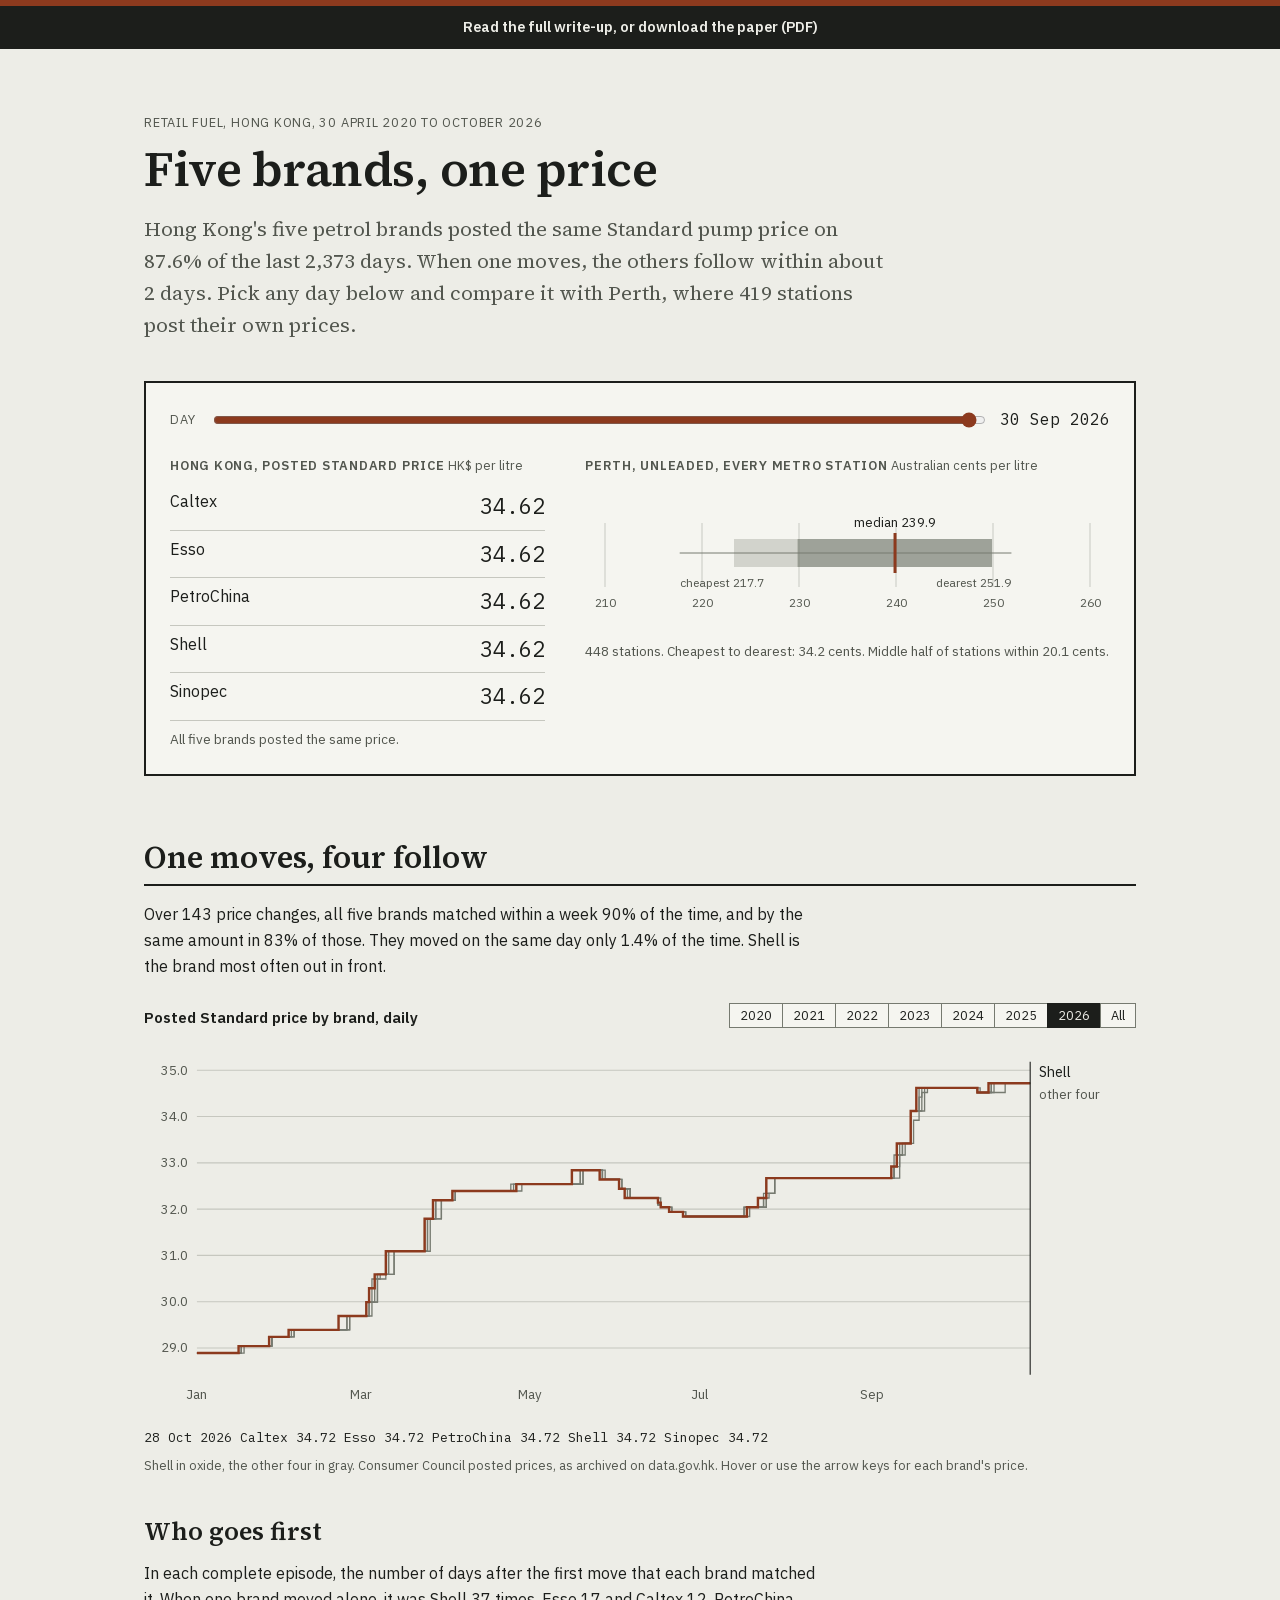
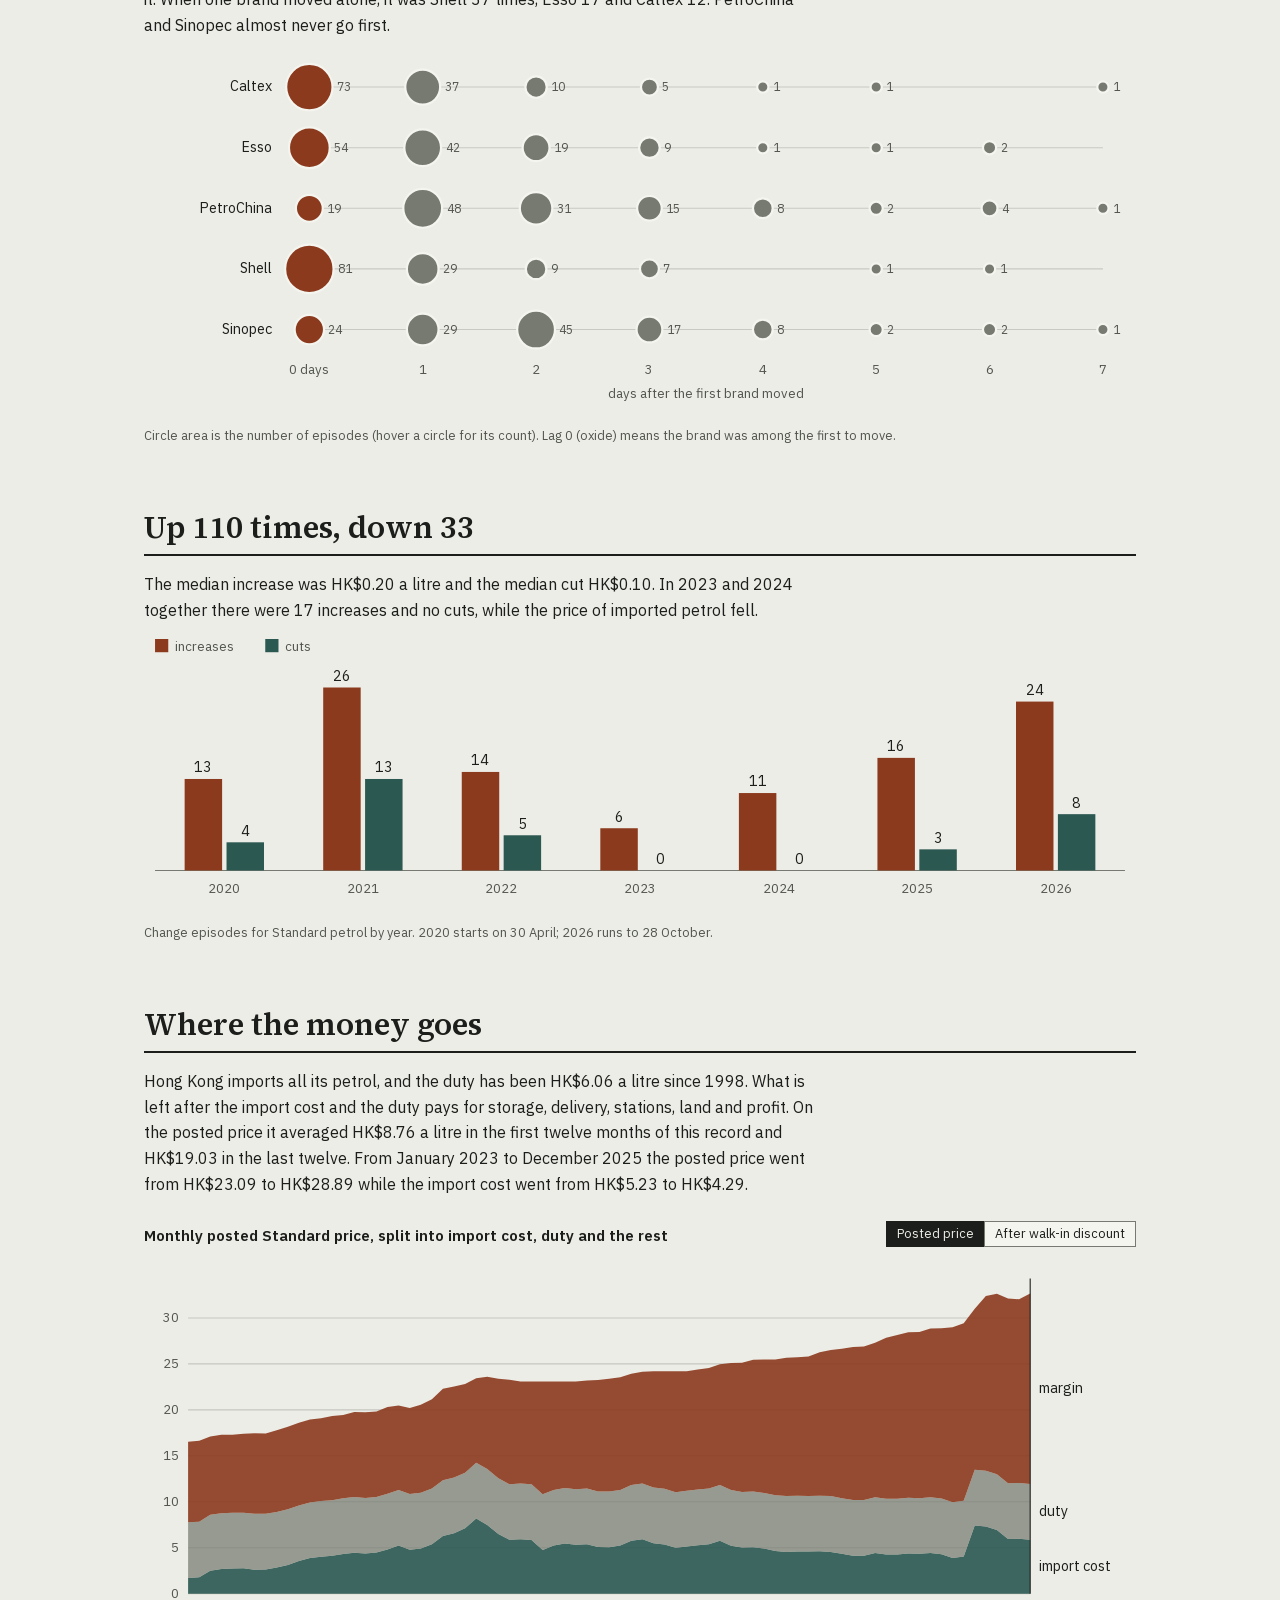
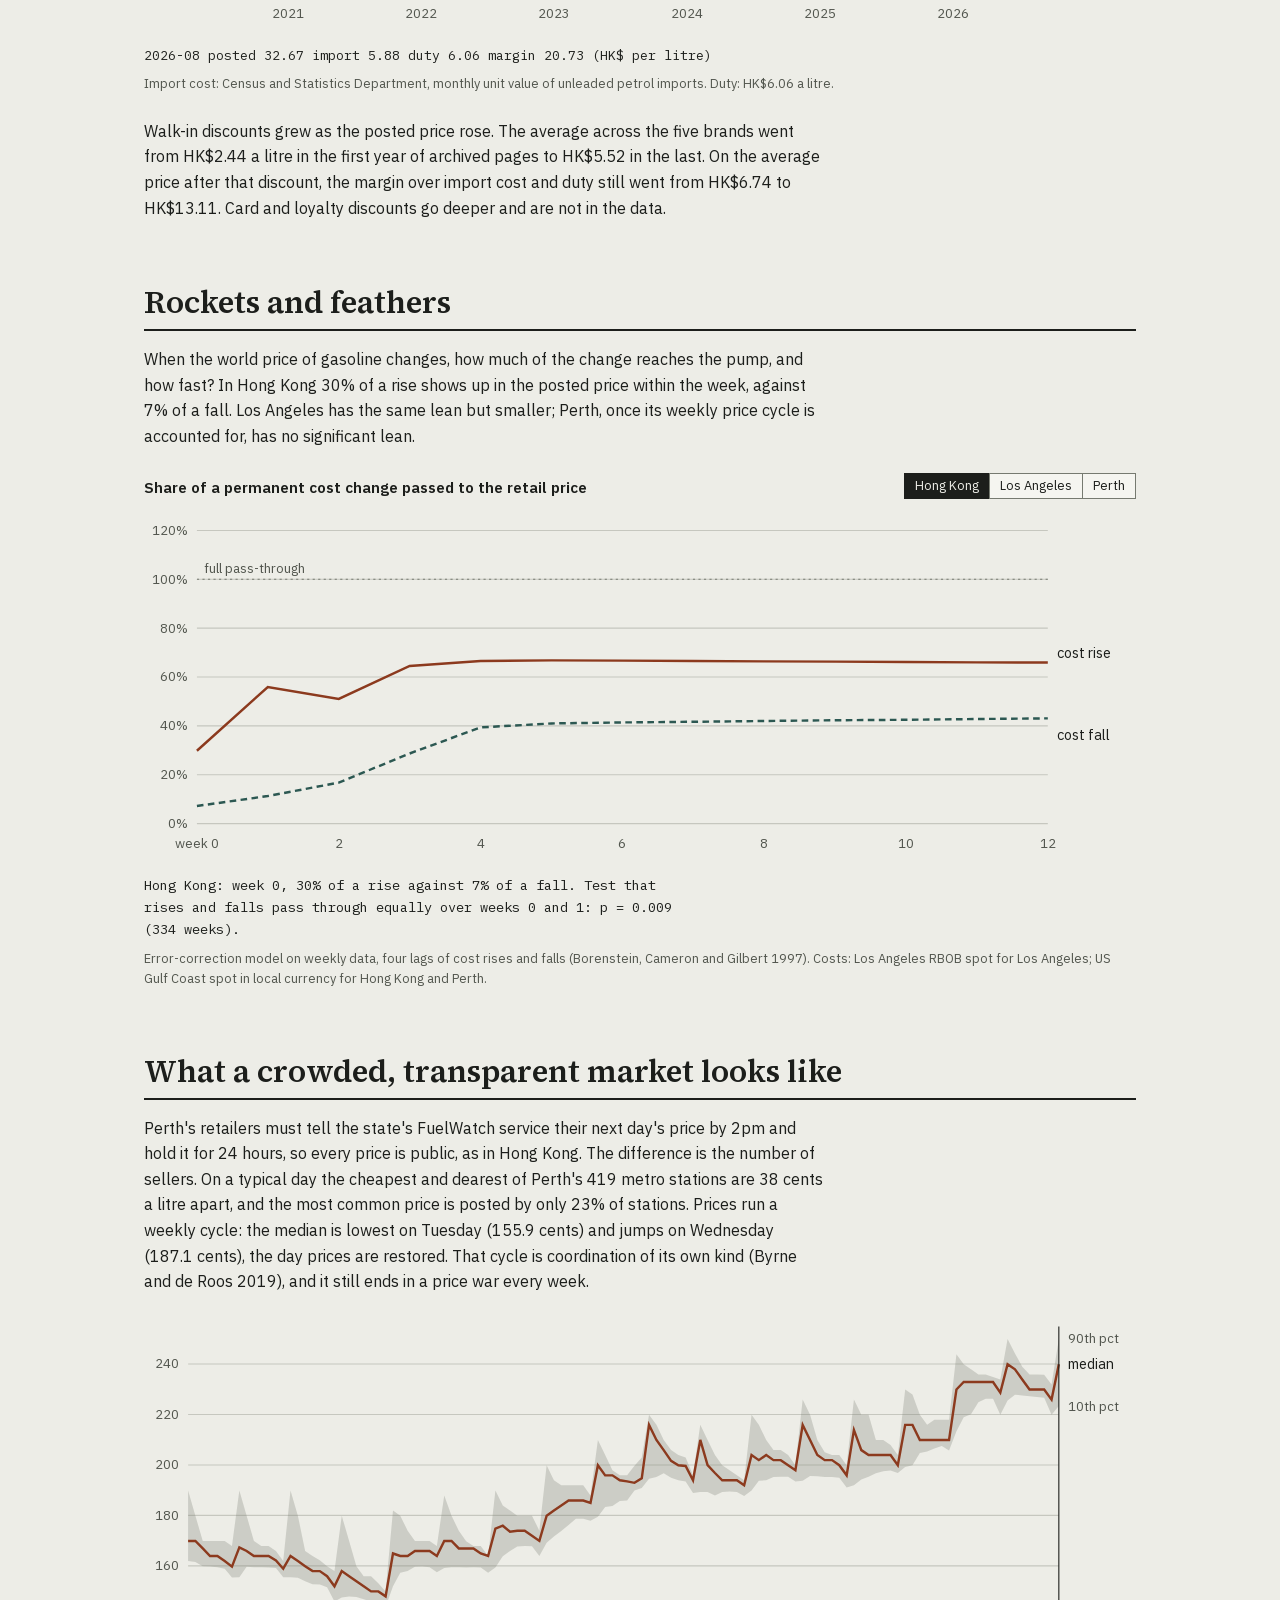
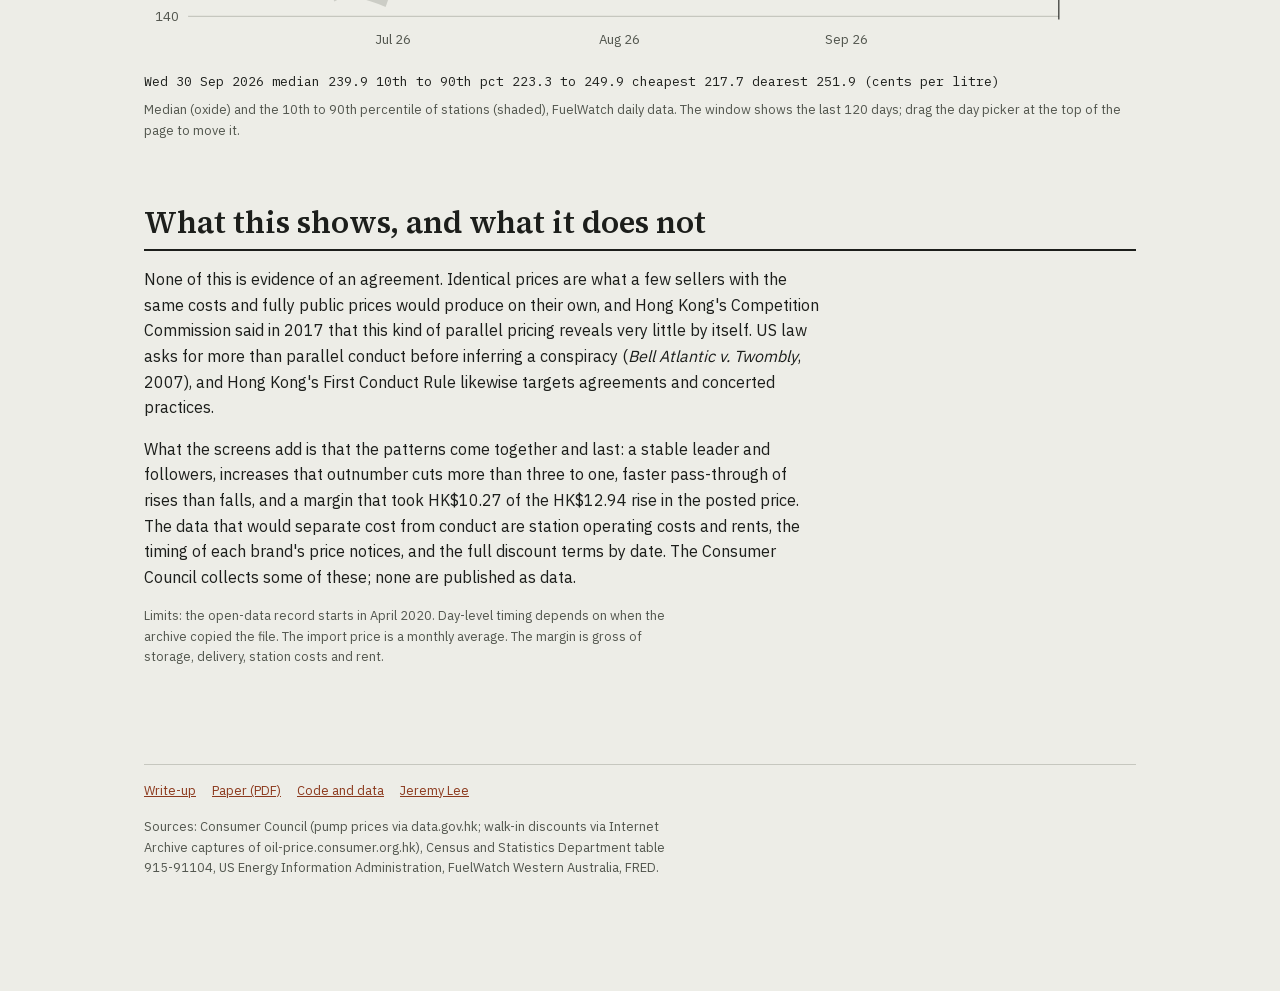
<file: index.html>
<!doctype html>
<html lang="en">
<head>
<meta charset="utf-8">
<meta name="viewport" content="width=device-width, initial-scale=1">
<title>Lockstep at the pump: six years of Hong Kong petrol prices</title>
<meta name="description" content="Hong Kong's five petrol brands posted the same Standard price on 87.6% of days from 2020 to 2026. Prices rose 110 times and fell 33, and the margin over import cost and duty roughly doubled. Perth and Los Angeles for comparison.">
<meta property="og:title" content="Lockstep at the pump">
<meta property="og:description" content="Six years of Hong Kong petrol prices, brand by brand, against costs and against Perth and Los Angeles.">
<meta property="og:type" content="website">
<link rel="stylesheet" href="ledger.css">
<link rel="stylesheet" href="assets/charts.css">
<link rel="stylesheet" href="assets/site.css">
</head>
<body>
<a class="skip-link" href="#main">Skip to content</a>
<a class="bar-link" href="overview/">Read the full write-up, or download the paper (PDF)</a>
<main id="main" class="wrap wrap-wide">

<header class="masthead">
  <p class="meta">Retail fuel, Hong Kong, 30 April 2020 to October 2026</p>
  <h1>Five brands, one price</h1>
  <p class="lede">Hong Kong's five petrol brands posted the same Standard pump price on 87.6% of the last 2,373 days. When one moves, the others follow within about 2 days. Pick any day below and compare it with Perth, where 419 stations post their own prices.</p>
</header>

<section class="board" aria-labelledby="board-h">
  <h2 id="board-h" class="visually-hidden">Prices on one day</h2>
  <div class="board-controls">
    <label for="day">Day</label>
    <input id="day" type="range" min="0" max="1" value="0" step="1">
    <output id="day-out" for="day" class="mono"></output>
  </div>
  <div class="board-grid">
    <div class="board-hk">
      <p class="board-title">Hong Kong, posted Standard price <span class="unit">HK$ per litre</span></p>
      <table class="price-board" aria-live="polite">
        <tbody id="hk-board"></tbody>
      </table>
      <p class="board-note" id="hk-note"></p>
    </div>
    <div class="board-perth">
      <p class="board-title">Perth, unleaded, every metro station <span class="unit">Australian cents per litre</span></p>
      <svg id="perth-strip" viewBox="0 0 520 150" role="img" aria-labelledby="perth-strip-t"><title id="perth-strip-t">Spread of Perth station prices on the selected day</title></svg>
      <p class="board-note" id="perth-note"></p>
    </div>
  </div>
</section>

<section aria-labelledby="s1">
  <h2 id="s1">One moves, four follow</h2>
  <p>Over 143 price changes, all five brands matched within a week 90% of the time, and by the same amount in 83% of those. They moved on the same day only 1.4% of the time. Shell is the brand most often out in front.</p>
  <div class="chart-head">
    <p class="chart-title">Posted Standard price by brand, daily</p>
    <div class="seg" role="group" aria-label="Year" id="year-seg"></div>
  </div>
  <figure class="chart">
    <svg id="steps" viewBox="0 0 900 340" role="img" aria-labelledby="steps-t" tabindex="0"><title id="steps-t">Posted Standard price by brand. Use the left and right arrow keys to move the readout.</title></svg>
    <div class="readout mono" id="steps-read" aria-live="polite"></div>
    <figcaption>Shell in oxide, the other four in gray. Consumer Council posted prices, as archived on data.gov.hk. Hover or use the arrow keys for each brand's price.</figcaption>
  </figure>

  <h3>Who goes first</h3>
  <p>In each complete episode, the number of days after the first move that each brand matched it. When one brand moved alone, it was Shell 37 times, Esso 17 and Caltex 12. PetroChina and Sinopec almost never go first.</p>
  <figure class="chart">
    <svg id="lags" viewBox="0 0 900 330" role="img" aria-labelledby="lags-t"><title id="lags-t">Count of complete change episodes by brand and by lag in days</title></svg>
    <figcaption>Circle area is the number of episodes (hover a circle for its count). Lag 0 (oxide) means the brand was among the first to move.</figcaption>
  </figure>
</section>

<section aria-labelledby="s2">
  <h2 id="s2">Up 110 times, down 33</h2>
  <p>The median increase was HK$0.20 a litre and the median cut HK$0.10. In 2023 and 2024 together there were 17 increases and no cuts, while the price of imported petrol fell.</p>
  <figure class="chart">
    <svg id="years" viewBox="0 0 900 230" role="img" aria-labelledby="years-t"><title id="years-t">Price increases and cuts by year</title></svg>
    <figcaption>Change episodes for Standard petrol by year. 2020 starts on 30 April; 2026 runs to 28 October.</figcaption>
  </figure>
</section>

<section aria-labelledby="s3">
  <h2 id="s3">Where the money goes</h2>
  <p>Hong Kong imports all its petrol, and the duty has been HK$6.06 a litre since 1998. What is left after the import cost and the duty pays for storage, delivery, stations, land and profit. On the posted price it averaged HK$8.76 a litre in the first twelve months of this record and HK$19.03 in the last twelve. From January 2023 to December 2025 the posted price went from HK$23.09 to HK$28.89 while the import cost went from HK$5.23 to HK$4.29.</p>
  <div class="chart-head">
    <p class="chart-title">Monthly posted Standard price, split into import cost, duty and the rest</p>
    <div class="seg" role="group" aria-label="Price shown" id="margin-seg">
      <button class="btn seg-b" aria-pressed="true" data-mode="posted">Posted price</button>
      <button class="btn seg-b" aria-pressed="false" data-mode="net">After walk-in discount</button>
    </div>
  </div>
  <figure class="chart">
    <svg id="margin" viewBox="0 0 900 340" role="img" aria-labelledby="margin-t" tabindex="0"><title id="margin-t">Price decomposition by month. Use the left and right arrow keys to move the readout.</title></svg>
    <div class="readout mono" id="margin-read" aria-live="polite"></div>
    <figcaption id="margin-cap">Import cost: Census and Statistics Department, monthly unit value of unleaded petrol imports.</figcaption>
  </figure>
  <p>Walk-in discounts grew as the posted price rose. The average across the five brands went from HK$2.44 a litre in the first year of archived pages to HK$5.52 in the last. On the average price after that discount, the margin over import cost and duty still went from HK$6.74 to HK$13.11. Card and loyalty discounts go deeper and are not in the data.</p>
</section>

<section aria-labelledby="s4">
  <h2 id="s4">Rockets and feathers</h2>
  <p>When the world price of gasoline changes, how much of the change reaches the pump, and how fast? In Hong Kong 30% of a rise shows up in the posted price within the week, against 7% of a fall. Los Angeles has the same lean but smaller; Perth, once its weekly price cycle is accounted for, has no significant lean.</p>
  <div class="chart-head">
    <p class="chart-title">Share of a permanent cost change passed to the retail price</p>
    <div class="seg" role="group" aria-label="Market" id="pt-seg"></div>
  </div>
  <figure class="chart">
    <svg id="pt" viewBox="0 0 900 320" role="img" aria-labelledby="pt-t"><title id="pt-t">Pass-through of cost rises and falls over twelve weeks</title></svg>
    <p class="pt-stat mono" id="pt-stat"></p>
    <figcaption>Error-correction model on weekly data, four lags of cost rises and falls (Borenstein, Cameron and Gilbert 1997). Costs: Los Angeles RBOB spot for Los Angeles; US Gulf Coast spot in local currency for Hong Kong and Perth.</figcaption>
  </figure>
</section>

<section aria-labelledby="s5">
  <h2 id="s5">What a crowded, transparent market looks like</h2>
  <p>Perth's retailers must tell the state's FuelWatch service their next day's price by 2pm and hold it for 24 hours, so every price is public, as in Hong Kong. The difference is the number of sellers. On a typical day the cheapest and dearest of Perth's 419 metro stations are 38 cents a litre apart, and the most common price is posted by only 23% of stations. Prices run a weekly cycle: the median is lowest on Tuesday (155.9 cents) and jumps on Wednesday (187.1 cents), the day prices are restored. That cycle is coordination of its own kind (Byrne and de Roos 2019), and it still ends in a price war every week.</p>
  <figure class="chart">
    <svg id="perth" viewBox="0 0 900 320" role="img" aria-labelledby="perth-t" tabindex="0"><title id="perth-t">Perth daily station price spread. Use the left and right arrow keys to move the readout.</title></svg>
    <div class="readout mono" id="perth-read" aria-live="polite"></div>
    <figcaption>Median (oxide) and the 10th to 90th percentile of stations (shaded), FuelWatch daily data. The window shows the last 120 days; drag the day picker at the top of the page to move it.</figcaption>
  </figure>
</section>

<section aria-labelledby="s6">
  <h2 id="s6">What this shows, and what it does not</h2>
  <p>None of this is evidence of an agreement. Identical prices are what a few sellers with the same costs and fully public prices would produce on their own, and Hong Kong's Competition Commission said in 2017 that this kind of parallel pricing reveals very little by itself. US law asks for more than parallel conduct before inferring a conspiracy (<i>Bell Atlantic v. Twombly</i>, 2007), and Hong Kong's First Conduct Rule likewise targets agreements and concerted practices.</p>
  <p>What the screens add is that the patterns come together and last: a stable leader and followers, increases that outnumber cuts more than three to one, faster pass-through of rises than falls, and a margin that took HK$10.27 of the HK$12.94 rise in the posted price. The data that would separate cost from conduct are station operating costs and rents, the timing of each brand's price notices, and the full discount terms by date. The Consumer Council collects some of these; none are published as data.</p>
  <p class="small">Limits: the open-data record starts in April 2020. Day-level timing depends on when the archive copied the file. The import price is a monthly average. The margin is gross of storage, delivery, station costs and rent.</p>
</section>

<footer class="site-footer">
  <p><a href="overview/">Write-up</a><a href="paper/fuel-lockstep.pdf">Paper (PDF)</a><a href="https://github.com/lyhjeremy/fuel-lockstep">Code and data</a><a href="https://lyhjeremy.com">Jeremy Lee</a></p>
  <p>Sources: Consumer Council (pump prices via data.gov.hk; walk-in discounts via Internet Archive captures of oil-price.consumer.org.hk), Census and Statistics Department table 915-91104, US Energy Information Administration, FuelWatch Western Australia, FRED.</p>
</footer>
</main>
<noscript><p class="wrap small">The charts on this page need JavaScript. The same findings, with static figures, are in the <a href="overview/">write-up</a> and the <a href="paper/fuel-lockstep.pdf">paper</a>.</p></noscript>
<script src="assets/app.js"></script>
</body>
</html>
</file>
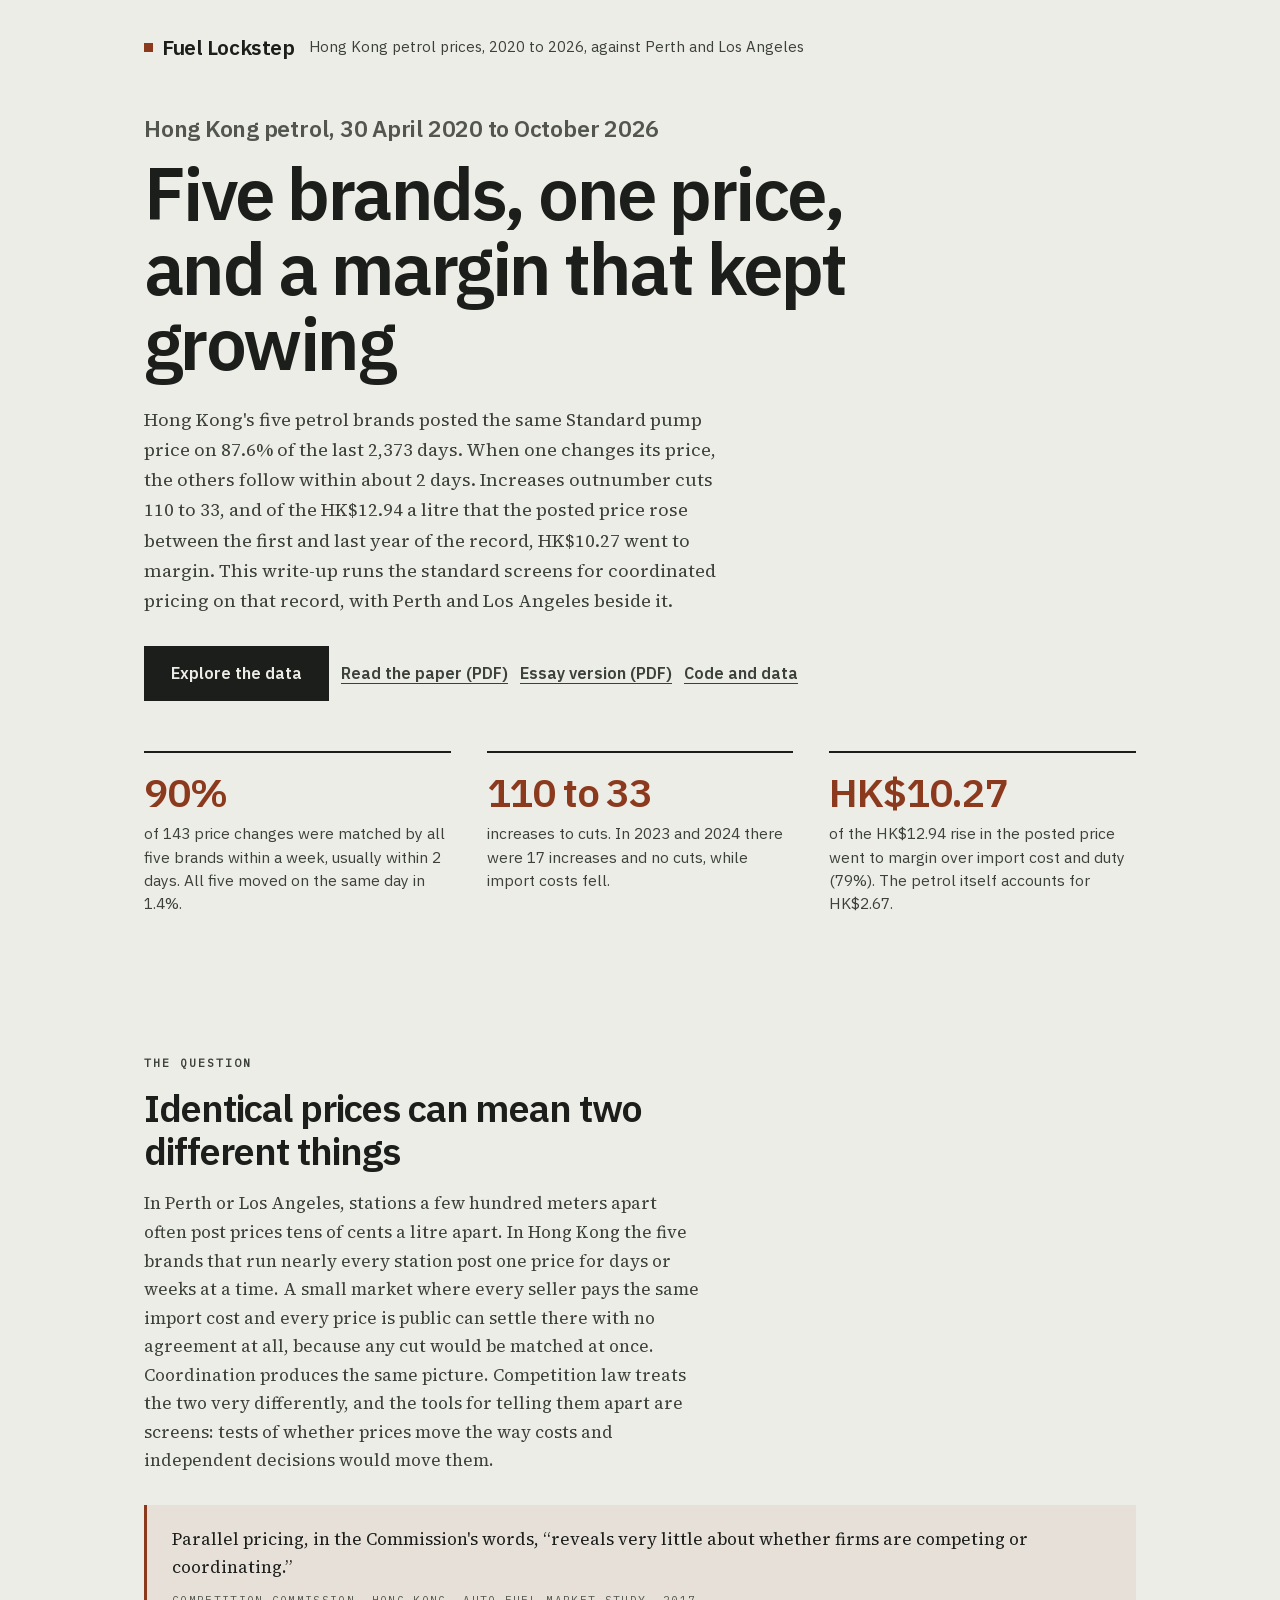
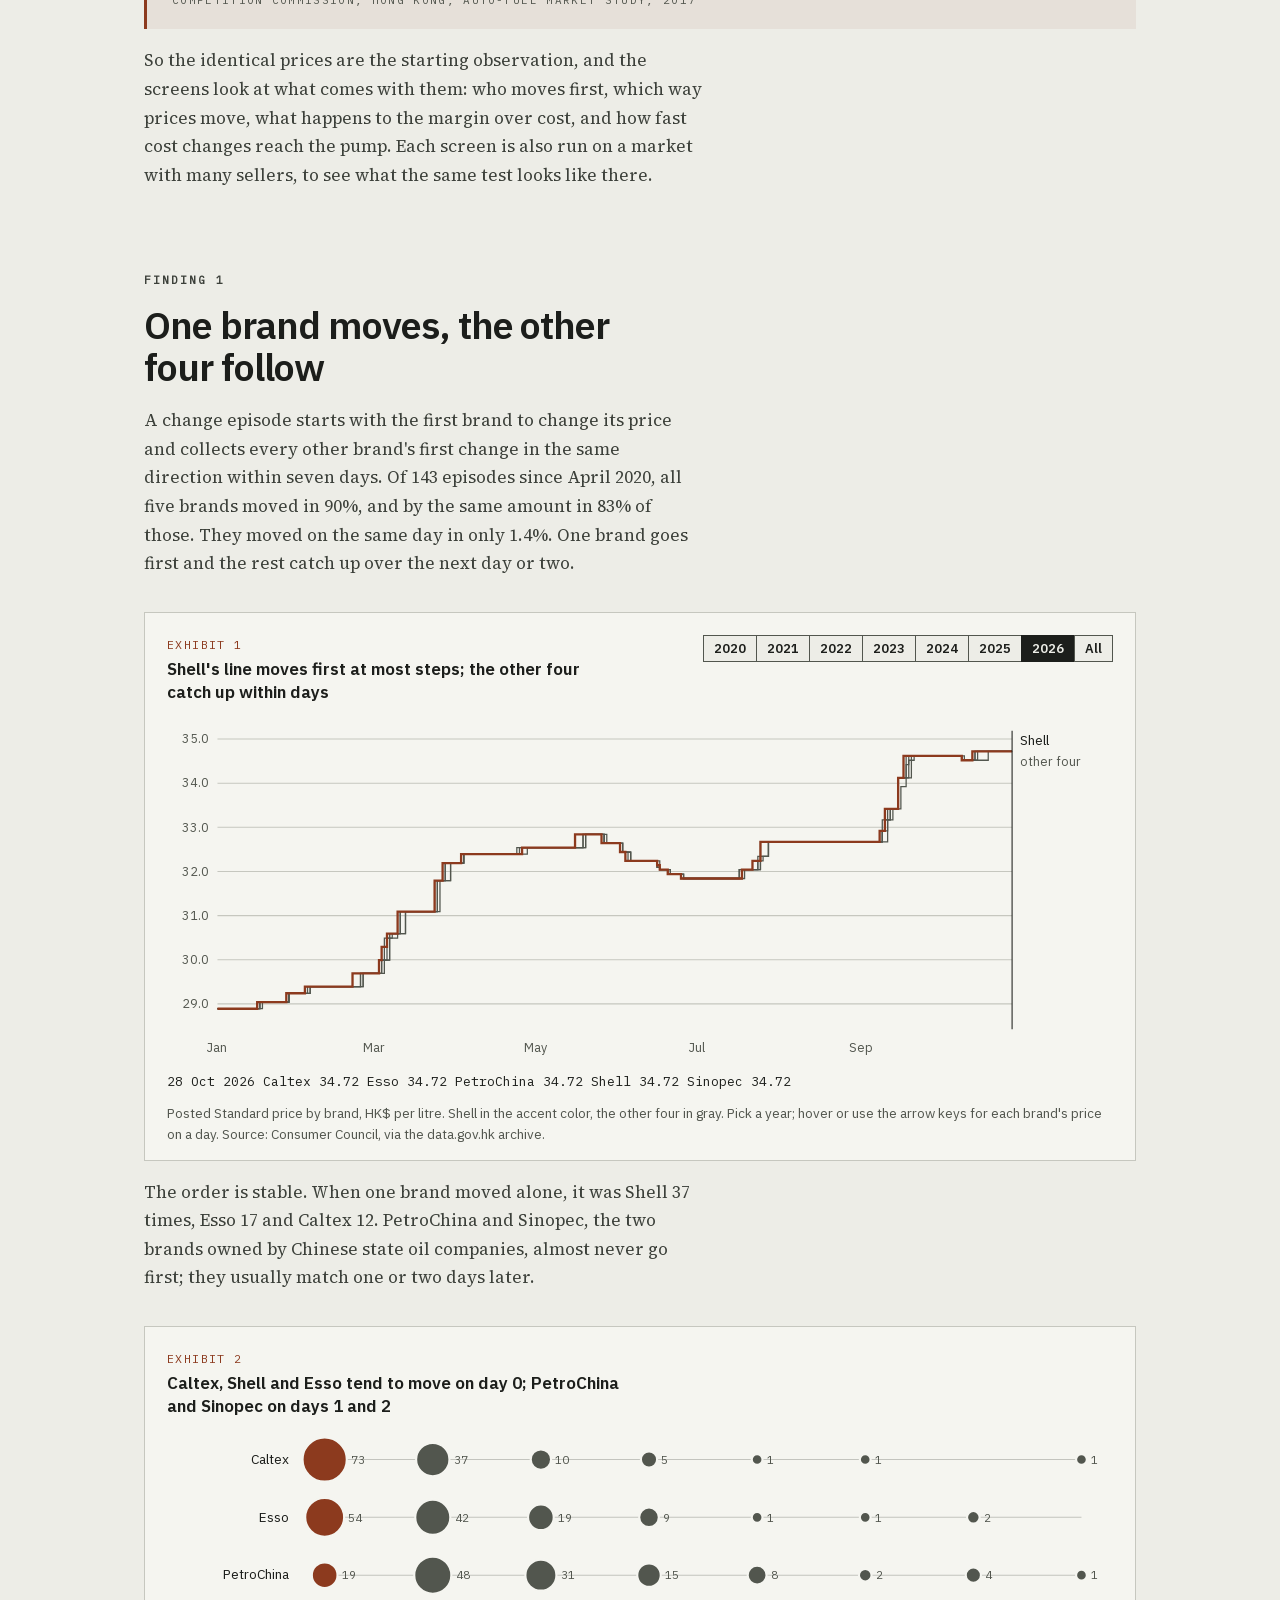
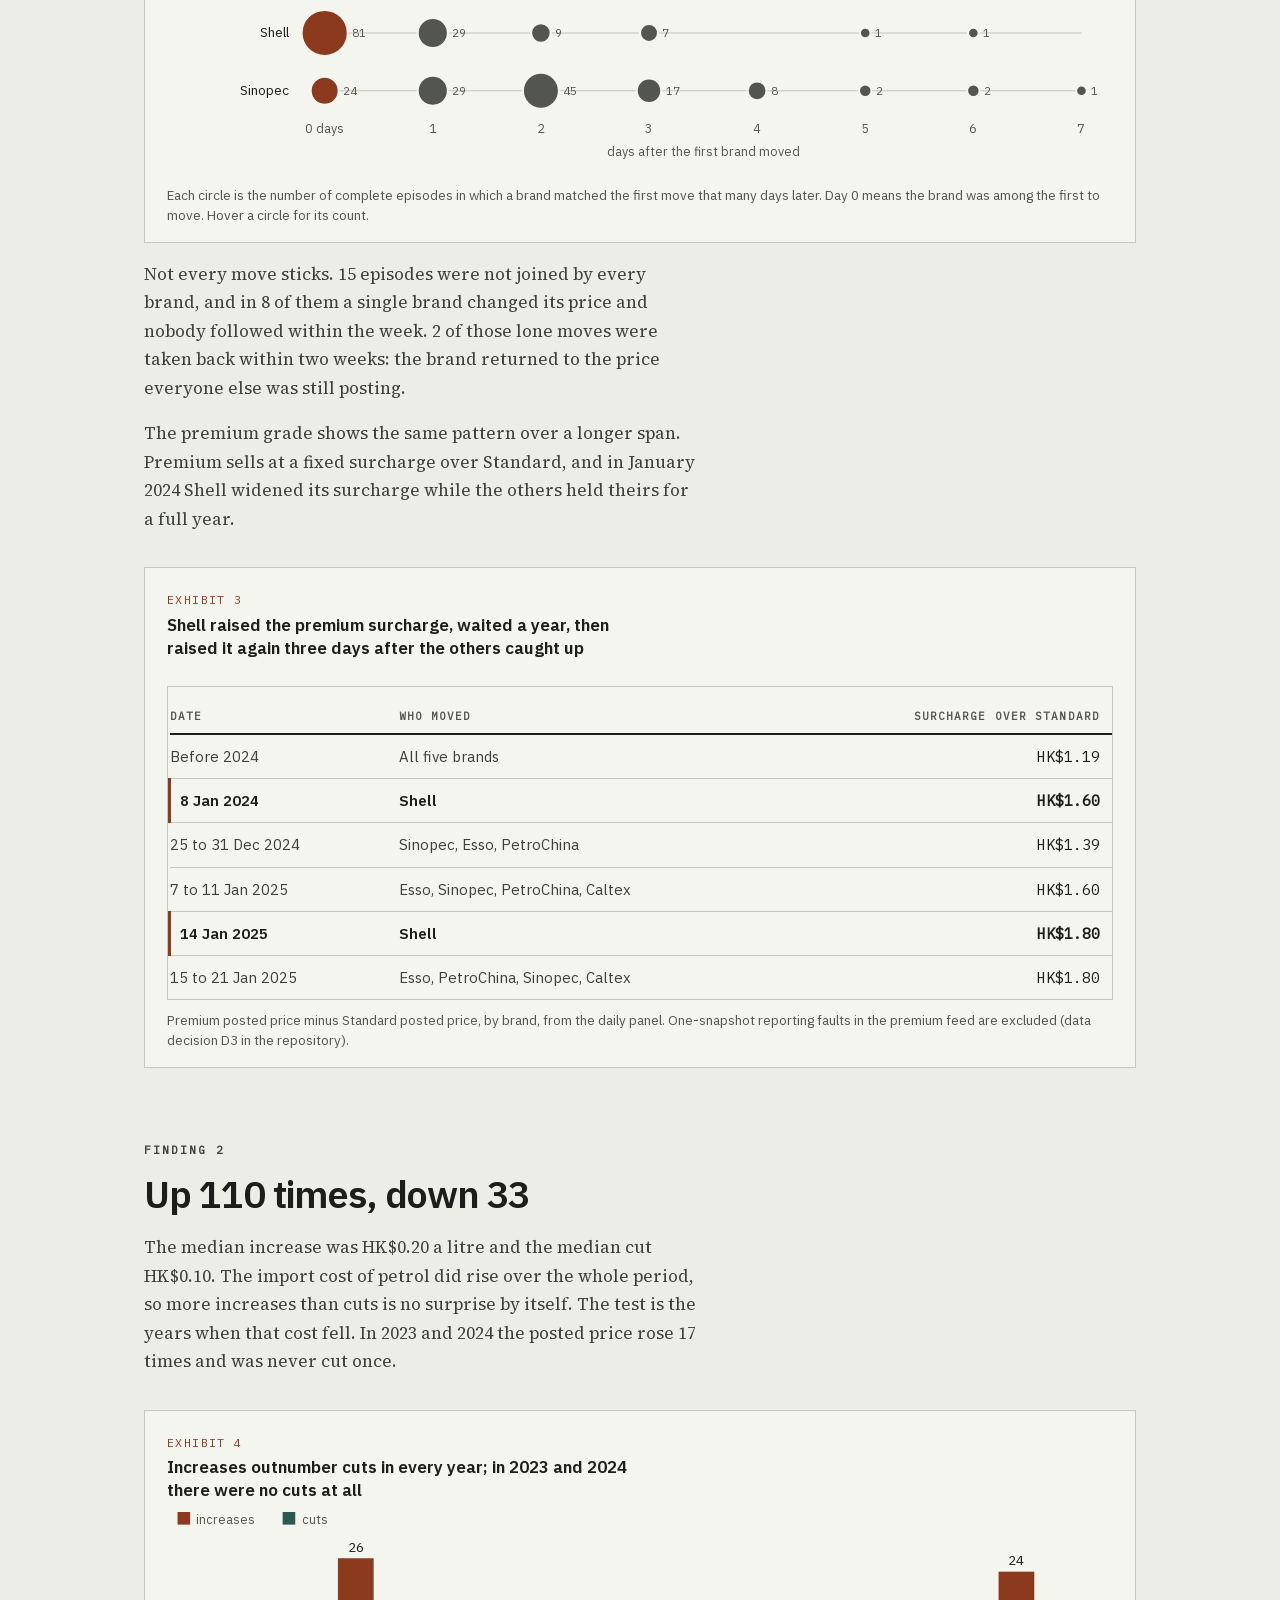
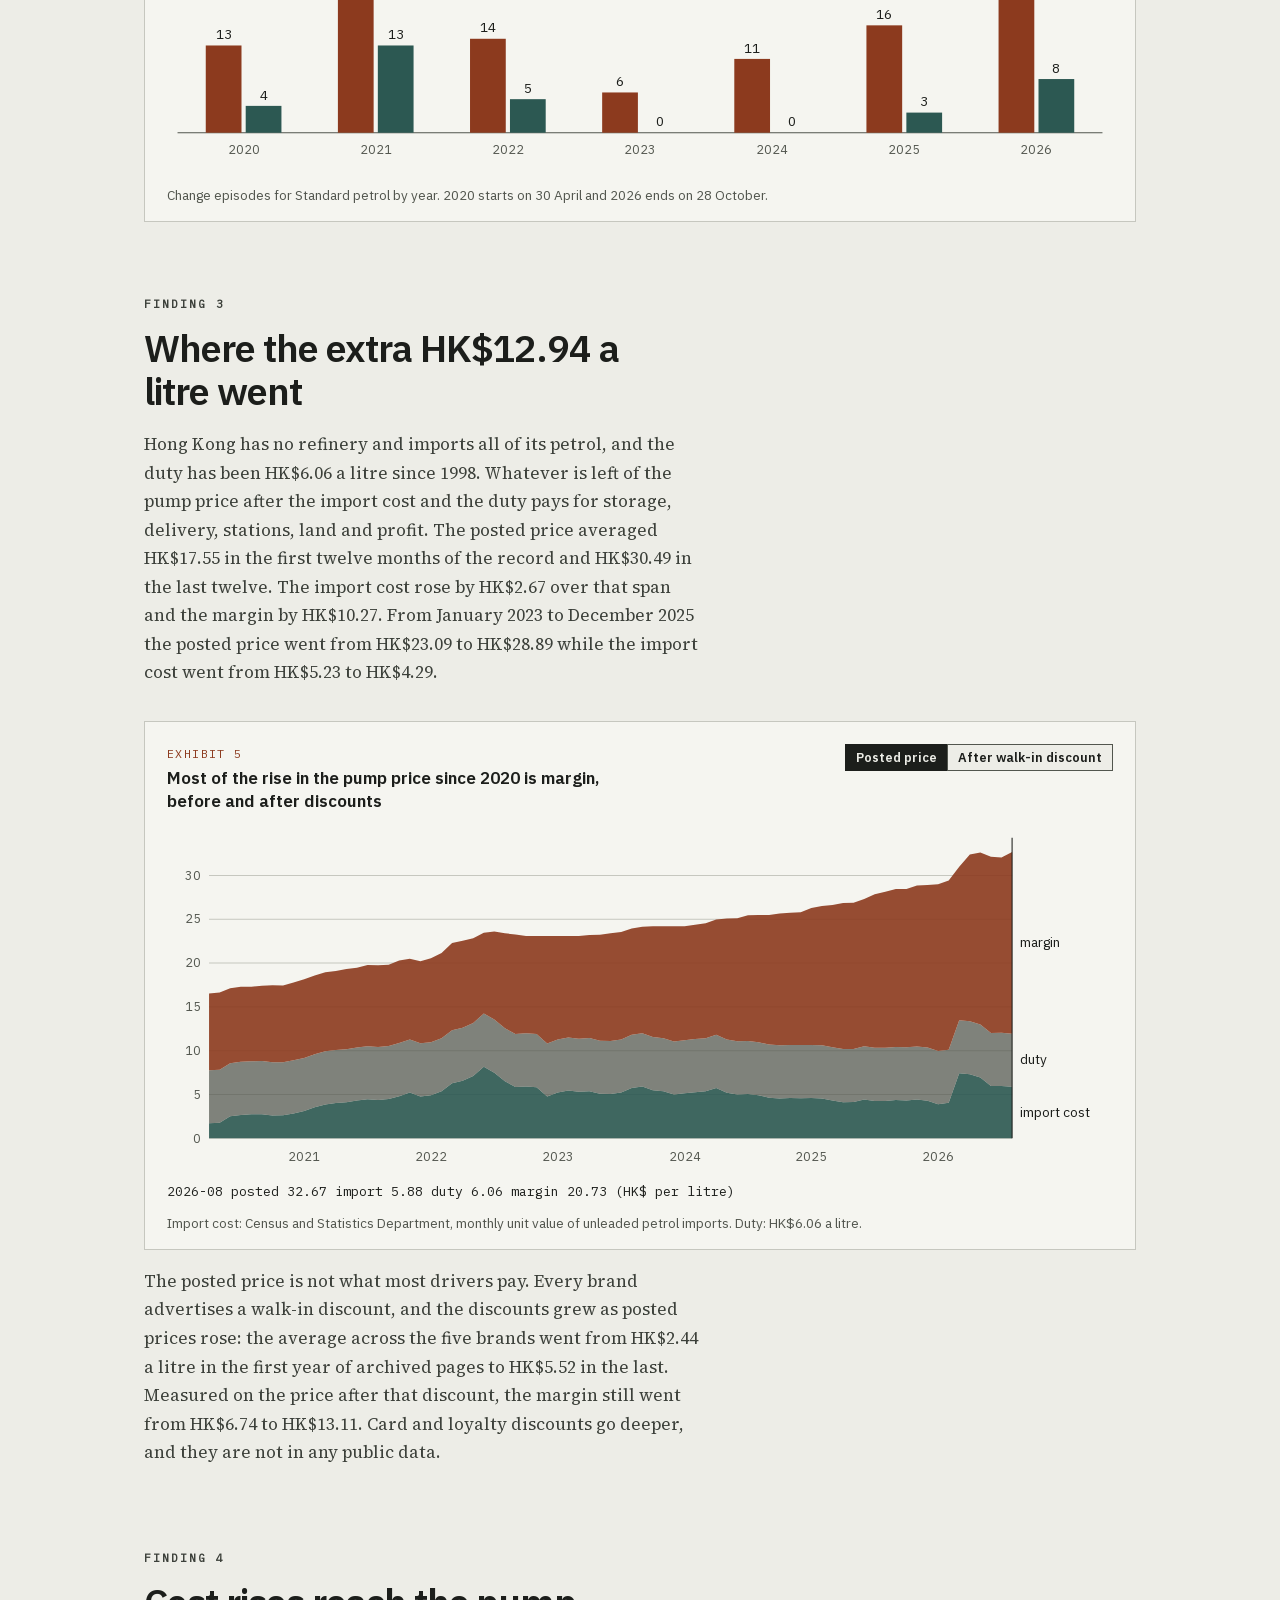
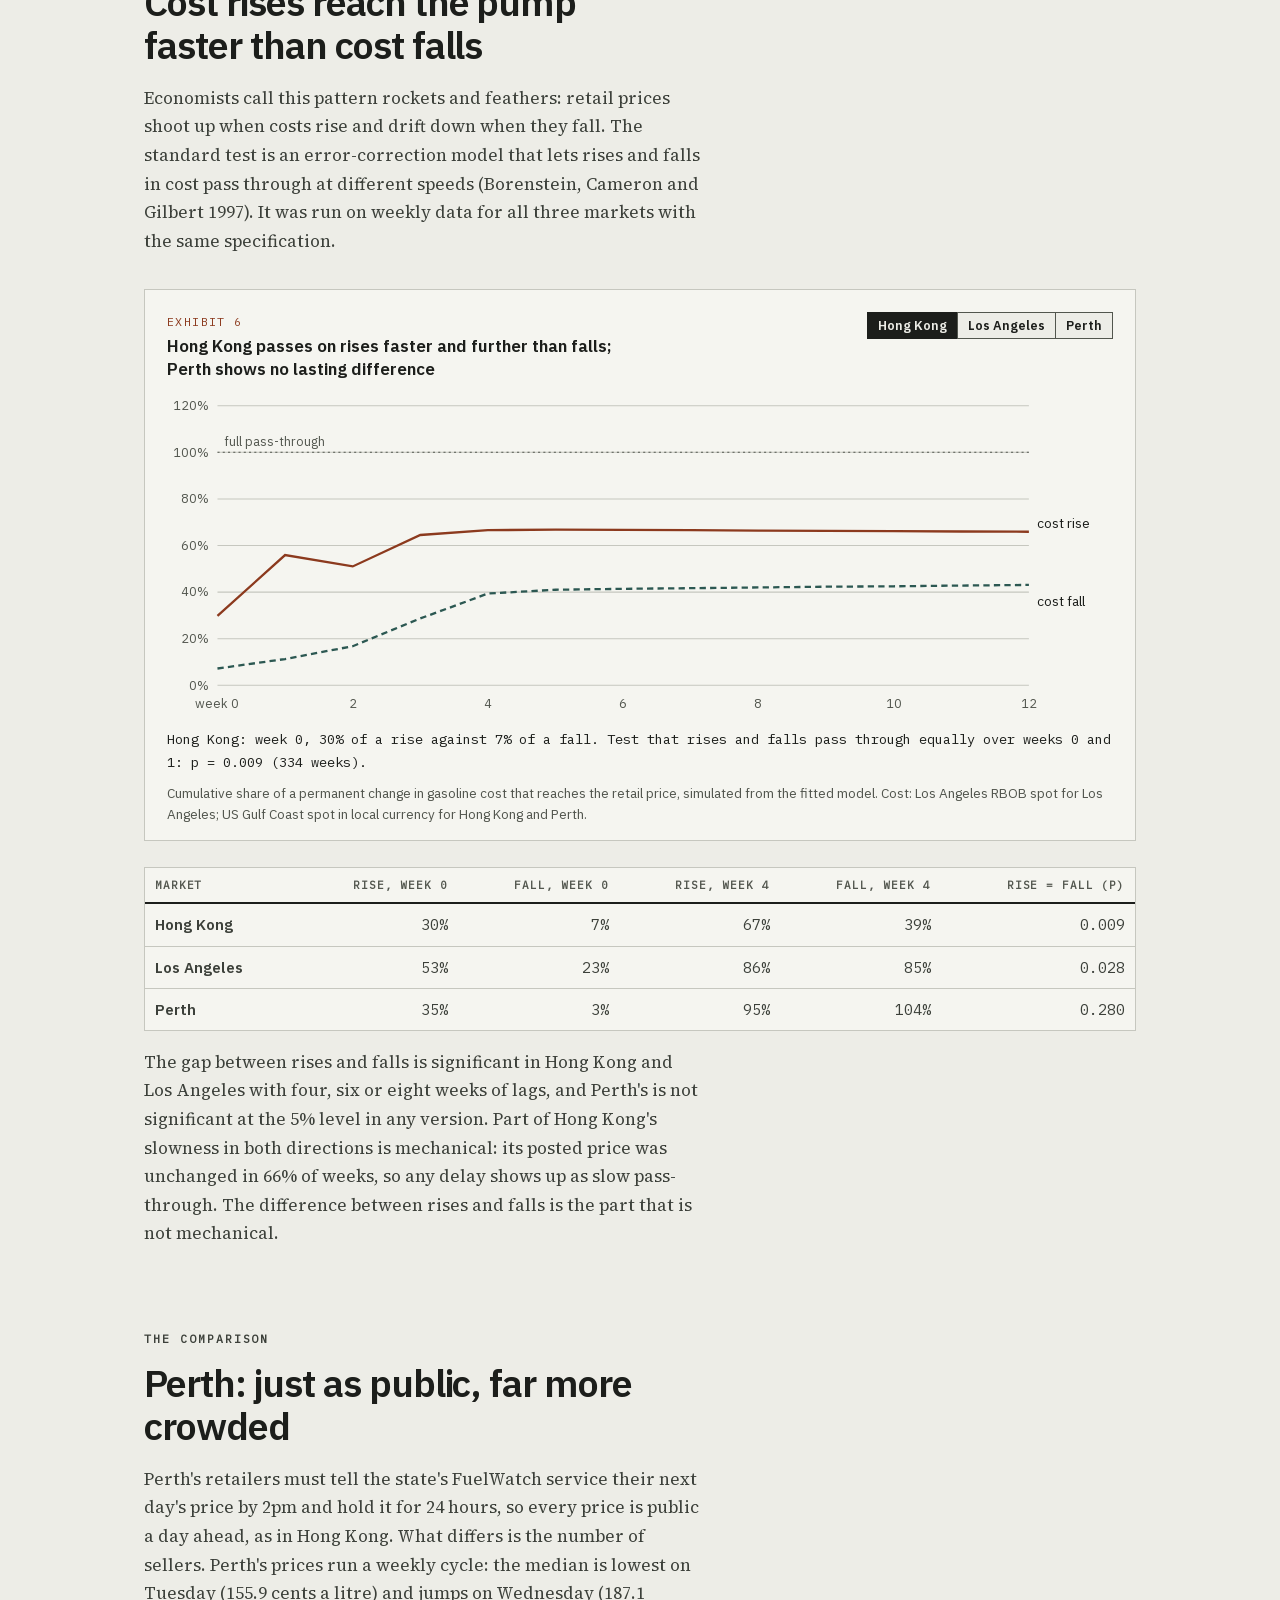
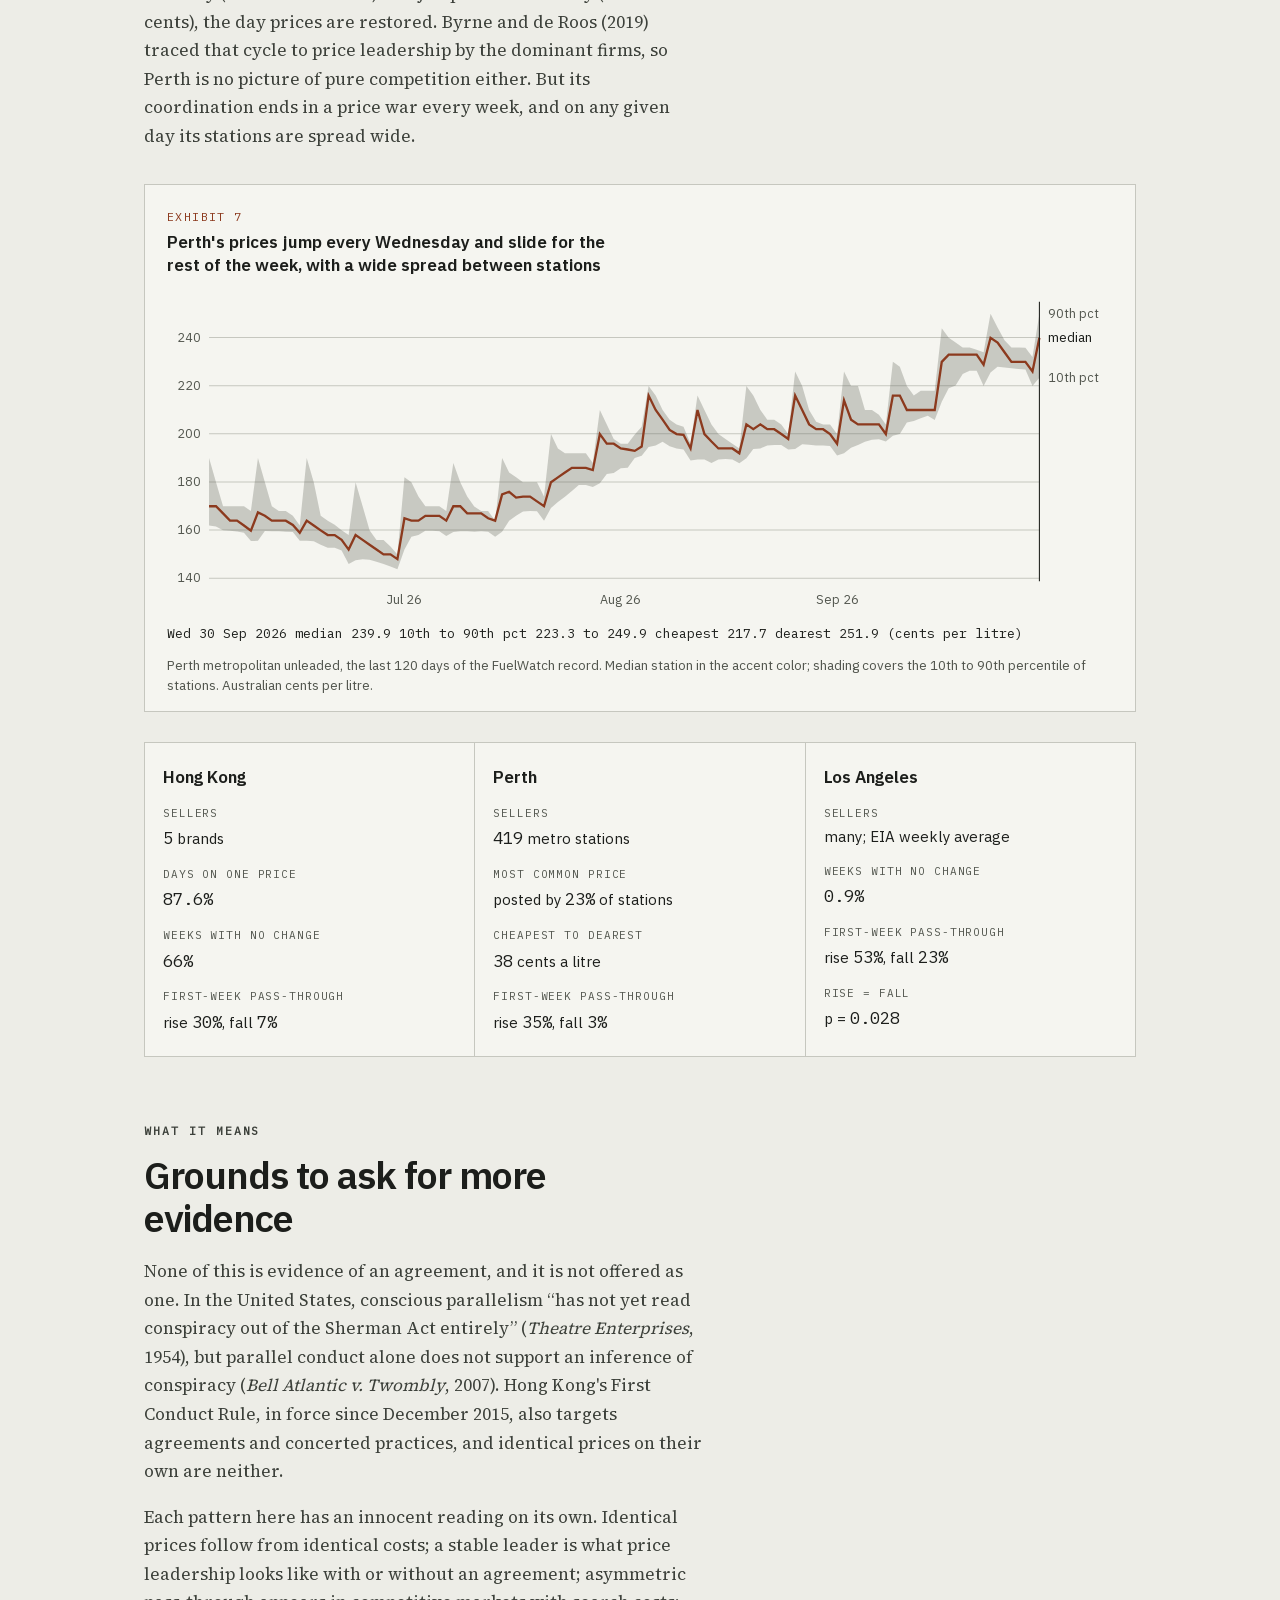
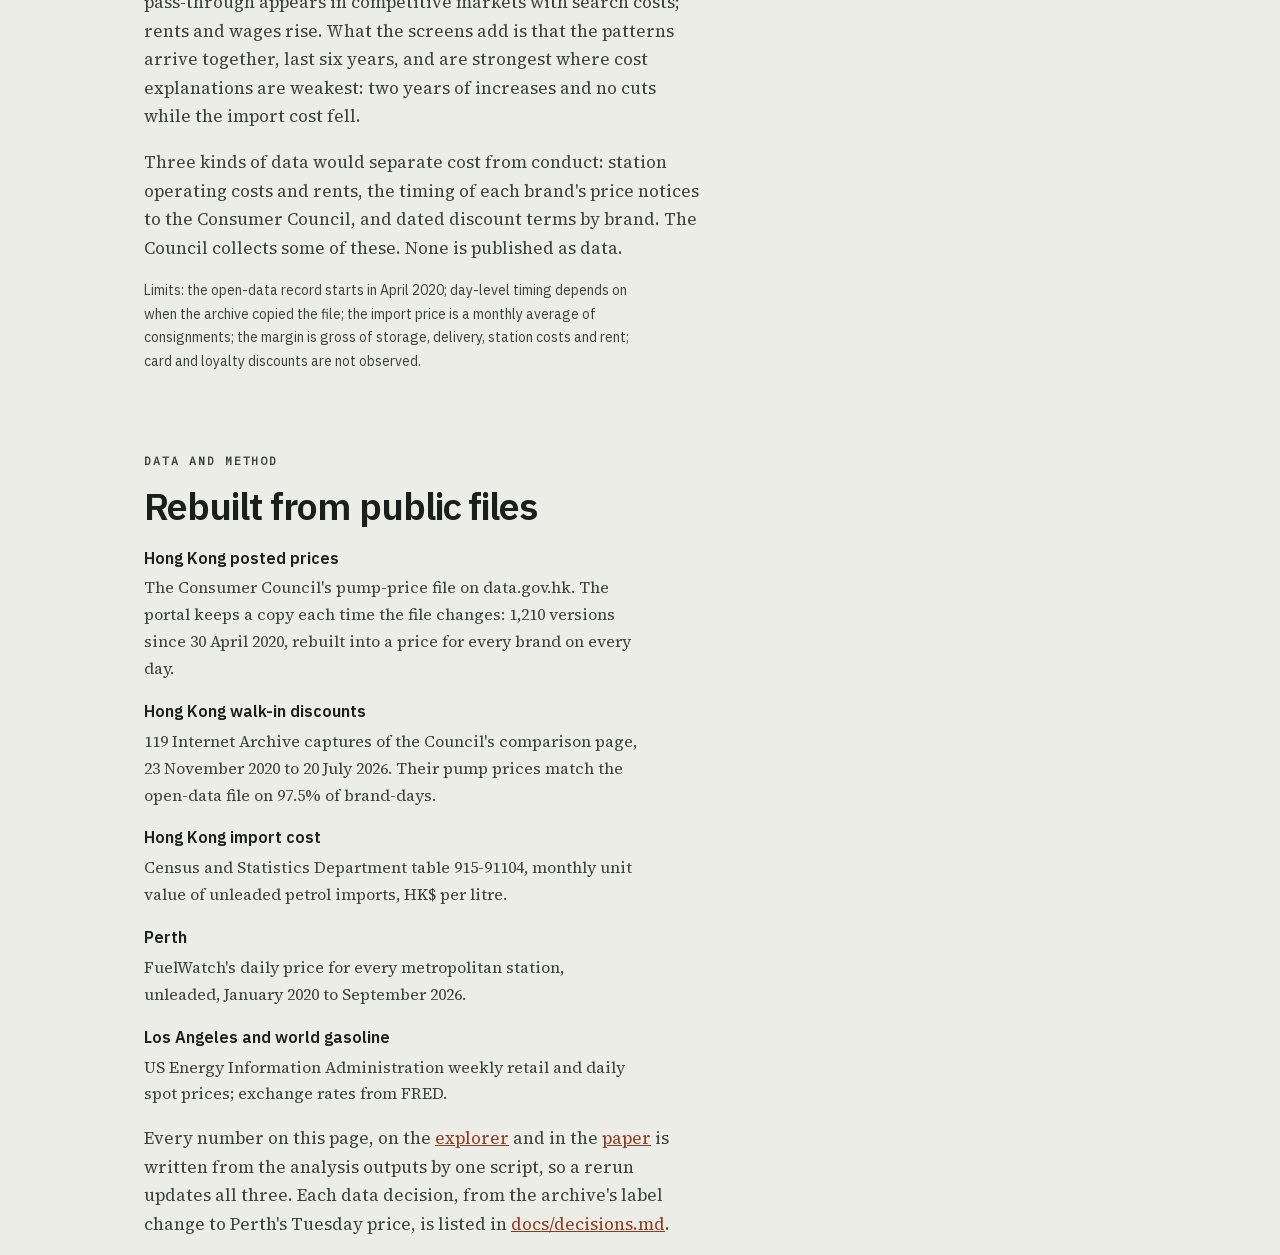
<file: overview/index.html>
<!doctype html>
<html lang="en">
<head>
<meta charset="utf-8" />
<meta name="viewport" content="width=device-width, initial-scale=1, viewport-fit=cover" />
<title>Lockstep at the pump: six years of parallel petrol pricing in Hong Kong</title>
<meta name="description" content="Hong Kong's five petrol brands posted the same Standard price on 87.6% of days from April 2020 to October 2026. Prices rose 110 times and fell 33, and HK$10.27 of the HK$12.94 rise in the posted price went to margin. Perth and Los Angeles for comparison." />
<meta name="theme-color" content="#EDEDE7" />
<meta property="og:title" content="Lockstep at the pump" />
<meta property="og:description" content="Six years of Hong Kong petrol prices, brand by brand, screened against import costs and against Perth and Los Angeles." />
<meta property="og:type" content="article" />
<meta property="og:url" content="https://lyhjeremy.github.io/fuel-lockstep/overview/" />
<link href="" rel="stylesheet" />
<style>
  :root {
    --paper: #EDEDE7;
    --card: #F5F5F0;
    --plate: #F5F5F0;
    --ink: #1C1E1B;
    --ink2: #3C403A;
    --muted: #52564E;
    --rule: #C6C7BF;
    --accent: #8C3A1E;
    --accent2: #2C5852;
    --link: #8C3A1E;
    --serif: "Source Serif 4", "Iowan Old Style", "Palatino Linotype", Palatino, serif;
    --sans: "IBM Plex Sans", "Helvetica Neue", Helvetica, Arial, sans-serif;
    --mono: "IBM Plex Mono", "SF Mono", Menlo, Consolas, monospace;
    --display: "IBM Plex Sans", "Helvetica Neue", Helvetica, Arial, sans-serif;
    --spine:  92px;
    --col:    min(100% - 2.6rem, 62rem);
  }
  @media (prefers-color-scheme: dark) {
    :root {
      --paper: #191B18;
      --card: #212420;
      --plate: #212420;
      --ink: #E6E6DE;
      --ink2: #C4C7BC;
      --muted: #A2A69B;
      --rule: #3B3F38;
      --accent: #D8825C;
      --accent2: #74AFA5;
      --link: #D8825C;
    }
  }

  @font-face{font-family:"Source Serif 4";src:url("../fonts/SourceSerif4-400.woff2")format("woff2");font-weight:400;font-display:swap}
  @font-face{font-family:"Source Serif 4";src:url("../fonts/SourceSerif4-600.woff2")format("woff2");font-weight:600;font-display:swap}
  @font-face{font-family:"IBM Plex Sans";src:url("../fonts/IBMPlexSans-400.woff2")format("woff2");font-weight:400;font-display:swap}
  @font-face{font-family:"IBM Plex Sans";src:url("../fonts/IBMPlexSans-600.woff2")format("woff2");font-weight:600;font-display:swap}
  @font-face{font-family:"IBM Plex Mono";src:url("../fonts/IBMPlexMono-400.woff2")format("woff2");font-weight:400;font-display:swap}

  * { box-sizing: border-box; border-radius: 0; }
  html { scroll-behavior: smooth; }
  body {
    margin: 0; background: var(--paper); color: var(--ink);
    font-family: var(--serif); font-size: clamp(17px, 0.55rem + 0.6vw, 19.5px);
    line-height: 1.68; -webkit-font-smoothing: antialiased; overflow-x: hidden;
  }
  img { max-width: 100%; height: auto; display: block; }
  a { color: var(--link); }
  :focus-visible { outline: 2px solid var(--accent); outline-offset: 3px; border-radius: 0; }
  strong { font-weight: 700; color: var(--ink); }
  code { font-family: var(--mono); font-size: .86em;
         background: color-mix(in srgb, var(--ink) 7%, transparent);
         padding: .12em .38em; border-radius: 0; }
  .wrap { width: var(--col); margin: 0 auto; }

  .eyebrow { font-family: var(--mono); font-weight: 600; font-size: 11.5px;
             letter-spacing: .17em; text-transform: uppercase; color: var(--muted);
             margin: 0 0 14px; }

  .masthead { display: flex; align-items: baseline; gap: 14px; flex-wrap: wrap; padding: 30px 0 0; }
  .logo { font-family: var(--sans); font-weight: 800; font-size: 21px;
          letter-spacing: -.02em; display: flex; align-items: center; gap: 9px; }
  .dot { width: 9px; height: 9px; border-radius: 0; background: var(--accent); flex: none; }
  .tagline { font-size: 15px; color: var(--ink2); font-family: var(--sans); }

  .hero { padding: 44px 0 54px; }
  .kicker { font-family: var(--sans); font-size: clamp(18px, 2.1vw, 23px); font-weight: 600;
            color: var(--muted); margin: 0 0 8px; letter-spacing: -.01em; }
  .hero h1 { font-family: var(--sans); font-size: clamp(37px, 6vw, 72px); font-weight: 800;
             letter-spacing: -.035em; line-height: 1.04; margin: 0; max-width: 17ch; }
  .hero-sub { margin: 24px 0 0; font-size: 1.06em; color: var(--ink2); max-width: 60ch; }

  .cta-row { display: flex; gap: 12px; flex-wrap: wrap; margin-top: 30px; align-items: center; }
  .btn { display: inline-block; padding: 13px 26px; border-radius: 0;
         font-family: var(--sans); font-weight: 700; font-size: 16px;
         text-decoration: none; border: 1px solid var(--ink); }
  .btn:hover { transform: translateY(-1px); }
  .btn-primary { background: var(--ink); color: var(--paper); }
  .textlink { font-family: var(--sans); font-size: 16px; font-weight: 600; color: var(--ink2);
              text-decoration: underline; text-underline-offset: 4px;
              text-decoration-thickness: 1px; }
  .textlink:hover { color: var(--ink); }

  .claims { display: grid; grid-template-columns: 1fr; gap: 0 52px; margin: 50px 0 0; }
  @media (min-width: 760px) { .claims { grid-template-columns: 1fr 1fr; } }
  .claim { padding: 18px 0 20px; border-top: 1px solid var(--rule); }
  .claim:first-child, .claim:nth-child(2) { border-top: 2px solid var(--ink); }
  @media (max-width: 759px) { .claim:nth-child(2) { border-top: 1px solid var(--rule); } }
  .claim .n { font-family: var(--sans); font-weight: 800; font-size: 40px; line-height: 1.05;
              color: var(--accent); letter-spacing: -.03em; font-variant-numeric: tabular-nums; }
  .claim h3 { margin: 0 0 6px; }
  .claim p { margin: 9px 0 0; font-size: 15.5px; color: var(--ink2); line-height: 1.5;
             font-family: var(--sans); }

  .route { position: relative; padding-bottom: 30px; }
  .route::before { content: ""; position: absolute; left: calc(var(--spine) / 2); top: 8px;
                   bottom: 80px; width: 2px; background: var(--rule); }
  .stop { position: relative; padding: 0 0 76px var(--spine); }
  .stop::before { content: ""; position: absolute; left: calc(var(--spine) / 2 - 7px); top: 7px;
                  width: 16px; height: 16px; border-radius: 0;
                  background: var(--paper); border: 2px solid var(--ink); box-sizing: border-box; }
  .stop--key::before { background: var(--accent); border-color: var(--accent); }
  .stop--warn::before { background: var(--accent2); border-color: var(--accent2); }
  .stop--end::before { background: var(--ink); }

  h2 { font-family: var(--sans); font-size: clamp(27px, 3.7vw, 38px); font-weight: 800;
       letter-spacing: -.027em; line-height: 1.13; margin: 12px 0 16px; max-width: 19ch; }
  h3 { font-family: var(--sans); font-size: 17px; font-weight: 700; margin: 0 0 7px;
       letter-spacing: -.012em; }
  .stop p { margin: 0 0 17px; max-width: 60ch; color: var(--ink2); }

  .bignum { font-family: var(--sans); font-weight: 800; font-size: clamp(74px, 10vw, 128px);
            line-height: .86; letter-spacing: -.05em; margin: 6px 0 4px; color: var(--accent);
            font-variant-numeric: tabular-nums; }
  .bignum-note { font-family: var(--sans); font-size: 16px; color: var(--muted); margin: 0 0 20px; }

  /* A white-background chart would glow in dark mode; the plate makes it read
     as a deliberately printed page instead. */
  figure { margin: 28px 0 0; }
  .plate { background: var(--plate); border: 1px solid var(--rule); border-radius: 0;
           padding: 14px; overflow: hidden; }
  .plate img { border-radius: 0; }
  .plate--flush { padding: 0; }
  .shot { border-radius: 0; border: 1px solid var(--rule);
          overflow: hidden; background: var(--card); }
  /* min() so the cap never exceeds the column on a phone */
  .shot--narrow { max-width: min(430px, 100%); }
  figcaption { margin-top: 11px; font-family: var(--sans); font-size: 14.5px;
               color: var(--muted); line-height: 1.5; }
  .panels { display: grid; grid-template-columns: repeat(auto-fit, minmax(258px, 1fr));
            gap: 22px; margin-top: 28px; }
  .panels figure { margin: 0; }

  .pull { margin: 30px 0 0; padding: 20px 25px; border-left: 3px solid var(--accent);
          background: color-mix(in srgb, var(--accent) 7%, transparent);
          border-radius: 0; }
  .pull p { margin: 0 0 9px; color: var(--ink); max-width: none; }
  .pull p:last-of-type { margin: 0; }
  .pull .who { font-family: var(--mono); font-size: 11px; letter-spacing: .12em;
               text-transform: uppercase; color: var(--muted); display: block; margin-top: 9px; }

  .grid { display: grid; grid-template-columns: repeat(auto-fit, minmax(238px, 1fr));
          gap: 1px; margin-top: 28px; background: var(--rule);
          border: 1px solid var(--rule); border-radius: 0; overflow: hidden; }
  .cell { background: var(--paper); padding: 22px 20px; }
  .cell p { font-size: 15px; margin: 0; color: var(--ink2); max-width: none;
            line-height: 1.55; font-family: var(--sans); }

  /* results tables: scroll inside their own box, never the page */
  .tablewrap { margin-top: 26px; overflow-x: auto; border: 1px solid var(--rule);
               border-radius: 0; background: var(--card); }
  table { border-collapse: collapse; width: 100%; min-width: 480px;
          font-family: var(--sans); font-size: 15.5px; }
  th, td { padding: 12px 16px; text-align: left; border-bottom: 1px solid var(--rule); }
  th { font-family: var(--mono); font-size: 11px; letter-spacing: .1em;
       text-transform: uppercase; color: var(--muted); font-weight: 600; }
  td { color: var(--ink2); font-variant-numeric: tabular-nums; }
  tr:last-child td { border-bottom: 0; }
  .win td { color: var(--ink); font-weight: 700;
            background: color-mix(in srgb, var(--accent) 8%, transparent); }

  /* real terminal output, quoted verbatim */
  .term { margin-top: 26px; background: #14141f; color: #e6e3da; border-radius: 0;
          padding: 18px 20px; overflow-x: auto;
          border: 1px solid #2a2a3a; }
  .term pre { margin: 0; font-family: var(--mono); font-size: 13px; line-height: 1.62;
              white-space: pre; }
  .term .c { color: #9aa08f; }
  .term .g { color: #7fd18f; }
  .term .y { color: #E3BC5E; }

  .specs { margin-top: 26px; border-top: 1px solid var(--rule); }
  .spec { display: grid; grid-template-columns: 1fr; gap: 2px;
          padding: 14px 0; border-bottom: 1px solid var(--rule); }
  @media (min-width: 700px) { .spec { grid-template-columns: 178px 1fr; gap: 24px; } }
  .spec dt { font-family: var(--mono); font-size: 11.5px; letter-spacing: .1em;
             text-transform: uppercase; color: var(--muted); padding-top: 4px; }
  .spec dd { margin: 0; font-size: 16px; color: var(--ink2); font-family: var(--sans); }

  .close { padding: 6px 0 80px var(--spine); position: relative; }
  .close h2 { max-width: 20ch; }
  footer { border-top: 1px solid var(--rule); padding: 28px 0 60px;
           font-family: var(--sans); font-size: 14.5px; color: var(--muted); }
  footer a { color: var(--ink2); }
  footer p { margin: 0 0 8px; }

  @media (max-width: 640px) {
    :root { --spine: 38px; }
    .hero { padding: 36px 0 46px; }
    .stop { padding-bottom: 58px; }
    .plate { padding: 9px; }
    .term { padding: 14px 14px; }
    .term pre { font-size: 11.5px; }
  }
  @media (prefers-reduced-motion: reduce) {
    html { scroll-behavior: auto; }
    .btn { }
  }


  :root { --signal: var(--accent); --signal-2: var(--accent2); --edge: var(--muted); --panel: var(--card); --ink-2: var(--muted); --font-body: var(--sans); --font-mono: var(--mono); }
  .section { padding: 64px 0 0; }
  .section > p { max-width: 62ch; color: var(--ink2); }
  .section h2 { max-width: 22ch; }
  .exhibit { margin: 34px 0 8px; padding: 22px 22px 16px; background: var(--card); border: 1px solid var(--rule); }
  .exhibit .chart { margin: 10px 0 0; }
  .exhibit figcaption { margin-top: 10px; font-family: var(--sans); font-size: 13.5px; color: var(--muted); line-height: 1.5; }
  .ex-label { font-family: var(--mono); font-size: 11.5px; letter-spacing: .12em; text-transform: uppercase; color: var(--accent); margin: 0 0 4px; }
  .exhibit .chart-title { font-family: var(--sans); font-weight: 600; font-size: 17px; line-height: 1.35; margin: 0; color: var(--ink); max-width: 46ch; }
  .exhibit .chart-head { margin-top: 0; align-items: flex-start; }
  .seg .btn { background: var(--paper); color: var(--ink); border: 1px solid var(--muted); font-family: var(--sans); cursor: pointer; }
  .seg .btn[aria-pressed="true"] { background: var(--ink); color: var(--paper); border-color: var(--ink); }
  .timeline { width: 100%; border-collapse: collapse; font-family: var(--sans); font-size: 15px; margin-top: 12px; }
  .timeline th { font-family: var(--mono); font-size: 11px; letter-spacing: .1em; text-transform: uppercase; color: var(--muted); text-align: left; padding: 8px 12px 8px 0; border-bottom: 2px solid var(--ink); font-weight: 600; }
  .timeline td { padding: 9px 12px 9px 0; border-bottom: 1px solid var(--rule); vertical-align: top; color: var(--ink2); }
  .timeline .num { font-family: var(--mono); text-align: right; white-space: nowrap; }
  .timeline td.num { color: var(--ink); }
  .timeline tr.lead td { color: var(--ink); font-weight: 600; }
  .timeline tr.lead td:first-child { border-left: 3px solid var(--accent); padding-left: 9px; }
  .markets { display: grid; grid-template-columns: repeat(3, minmax(0, 1fr)); gap: 1px; background: var(--rule); border: 1px solid var(--rule); margin-top: 30px; }
  .market { background: var(--card); padding: 20px 18px; }
  .market h3 { font-family: var(--sans); font-size: 17px; margin: 0 0 4px; }
  .market dl { margin: 0; }
  .market dt { font-family: var(--mono); font-size: 11px; letter-spacing: .08em; text-transform: uppercase; color: var(--muted); margin-top: 12px; }
  .market dd { margin: 2px 0 0; font-family: var(--sans); font-size: 15px; color: var(--ink); }
  .market dd b { font-family: var(--mono); font-weight: 400; font-size: 17px; }
  @media (max-width: 760px) { .markets { grid-template-columns: 1fr; } .exhibit { padding: 16px 12px 12px; } }
  .pt-table { width: 100%; border-collapse: collapse; font-family: var(--sans); font-size: 15px; }
  .pt-table th, .pt-table td { padding: 8px 10px; text-align: right; border-bottom: 1px solid var(--rule); }
  .pt-table th { font-family: var(--mono); font-size: 11px; letter-spacing: .08em; text-transform: uppercase; color: var(--muted); font-weight: 600; border-bottom: 2px solid var(--ink); }
  .pt-table th:first-child, .pt-table td:first-child { text-align: left; }
  .pt-table td { font-family: var(--mono); }
  .pt-table td:first-child { font-family: var(--sans); font-weight: 600; }
  .sources dt { font-family: var(--sans); font-weight: 600; font-size: 16px; color: var(--ink); margin-top: 16px; }
  .sources dd { margin: 3px 0 0; font-size: 16px; color: var(--ink2); max-width: 62ch; }
  .endnote { font-family: var(--sans); font-size: 14px; color: var(--muted); }
  @media (min-width: 760px) { .claims { grid-template-columns: repeat(3, minmax(0, 1fr)); gap: 0 36px; } .claim:nth-child(3) { border-top: 2px solid var(--ink); } }
</style>
</head>
<body>
<link rel="stylesheet" href="../assets/charts.css">

<div class="wrap">
  <header class="masthead">
    <div class="logo"><span class="dot" aria-hidden="true"></span>Fuel Lockstep</div>
    <div class="tagline">Hong Kong petrol prices, 2020 to 2026, against Perth and Los Angeles</div>
  </header>

  <section class="hero">
    <p class="kicker">Hong Kong petrol, 30 April 2020 to October 2026</p>
    <h1>Five brands, one price, and a margin that kept growing</h1>
    <p class="hero-sub">
      Hong Kong's five petrol brands posted the same Standard pump price on
      87.6% of the last 2,373 days. When one changes its price,
      the others follow within about 2 days. Increases outnumber cuts
      110 to 33, and of the HK$12.94 a litre
      that the posted price rose between the first and last year of the record,
      HK$10.27 went to margin. This write-up runs the standard screens
      for coordinated pricing on that record, with Perth and Los Angeles beside it.
    </p>
    <div class="cta-row">
      <a class="btn btn-primary" href="../">Explore the data</a>
      <a class="textlink" href="../paper/fuel-lockstep.pdf">Read the paper (PDF)</a>
      <a class="textlink" href="../paper/fuel-lockstep-essay.pdf">Essay version (PDF)</a>
      <a class="textlink" href="https://github.com/lyhjeremy/fuel-lockstep">Code and data</a>
    </div>
    <div class="claims">
      <div class="claim">
        <div class="n">90%</div>
        <p>of 143 price changes were matched by all five brands within a
           week, usually within 2 days. All five moved on the same day
           in 1.4%.</p>
      </div>
      <div class="claim">
        <div class="n">110 to 33</div>
        <p>increases to cuts. In 2023 and 2024 there were 17
           increases and no cuts, while import costs fell.</p>
      </div>
      <div class="claim">
        <div class="n">HK$10.27</div>
        <p>of the HK$12.94 rise in the posted price went to margin over
           import cost and duty (79%). The petrol itself
           accounts for HK$2.67.</p>
      </div>
    </div>
  </section>
</div>

<div class="wrap">

  <section class="section" aria-labelledby="q">
    <p class="eyebrow">The question</p>
    <h2 id="q">Identical prices can mean two different things</h2>
    <p>
      In Perth or Los Angeles, stations a few hundred meters apart often post
      prices tens of cents a litre apart. In Hong Kong the five brands that run
      nearly every station post one price for days or weeks at a time. A small
      market where every seller pays the same import cost and every price is
      public can settle there with no agreement at all, because any cut would be
      matched at once. Coordination produces the same picture. Competition law
      treats the two very differently, and the tools for telling them apart are
      screens: tests of whether prices move the way costs and independent
      decisions would move them.
    </p>
    <blockquote class="pull">
      <p>Parallel pricing, in the Commission's words, &ldquo;reveals very little
         about whether firms are competing or coordinating.&rdquo;</p>
      <p class="who">Competition Commission, Hong Kong, auto-fuel market study, 2017</p>
    </blockquote>
    <p>
      So the identical prices are the starting observation, and the screens look
      at what comes with them: who moves first, which way prices move, what
      happens to the margin over cost, and how fast cost changes reach the pump.
      Each screen is also run on a market with many sellers, to see what the
      same test looks like there.
    </p>
  </section>

  <section class="section" aria-labelledby="f1">
    <p class="eyebrow">Finding 1</p>
    <h2 id="f1">One brand moves, the other four follow</h2>
    <p>
      A change episode starts with the first brand to change its price and
      collects every other brand's first change in the same direction within
      seven days. Of 143 episodes since April 2020, all five brands
      moved in 90%, and by the same amount in 83%
      of those. They moved on the same day in only 1.4%. One brand
      goes first and the rest catch up over the next day or two.
    </p>

    <figure class="exhibit">
      <div class="chart-head">
        <div>
          <p class="ex-label">Exhibit 1</p>
          <p class="chart-title">Shell's line moves first at most steps; the other four catch up within days</p>
        </div>
        <div class="seg" role="group" aria-label="Year" id="year-seg"></div>
      </div>
      <div class="chart">
        <svg id="steps" viewBox="0 0 900 340" role="img" aria-labelledby="steps-t" tabindex="0"><title id="steps-t">Posted Standard price by brand, daily. Use the left and right arrow keys to move the readout.</title></svg>
        <div class="readout mono" id="steps-read" aria-live="polite"></div>
      </div>
      <figcaption>Posted Standard price by brand, HK$ per litre. Shell in the accent color, the other four in gray. Pick a year; hover or use the arrow keys for each brand's price on a day. Source: Consumer Council, via the data.gov.hk archive.</figcaption>
    </figure>

    <p>
      The order is stable. When one brand moved alone, it was Shell
      37 times, Esso 17 and Caltex 12.
      PetroChina and Sinopec, the two brands owned by Chinese state oil
      companies, almost never go first; they usually match one or two days later.
    </p>

    <figure class="exhibit">
      <p class="ex-label">Exhibit 2</p>
      <p class="chart-title">Caltex, Shell and Esso tend to move on day 0; PetroChina and Sinopec on days 1 and 2</p>
      <div class="chart">
        <svg id="lags" viewBox="0 0 900 330" role="img" aria-labelledby="lags-t"><title id="lags-t">Count of complete change episodes by brand and by days after the first move</title></svg>
      </div>
      <figcaption>Each circle is the number of complete episodes in which a brand matched the first move that many days later. Day 0 means the brand was among the first to move. Hover a circle for its count.</figcaption>
    </figure>

    <p>
      Not every move sticks. 15 episodes were not joined by every
      brand, and in 8 of them a single brand changed its price and
      nobody followed within the week. 2 of those lone moves were
      taken back within two weeks: the brand returned to the price everyone else
      was still posting.
    </p>
    <p>
      The premium grade shows the same pattern over a longer span. Premium sells
      at a fixed surcharge over Standard, and in January 2024 Shell widened its
      surcharge while the others held theirs for a full year.
    </p>

    <figure class="exhibit">
      <p class="ex-label">Exhibit 3</p>
      <p class="chart-title">Shell raised the premium surcharge, waited a year, then raised it again three days after the others caught up</p>
      <div class="tablewrap">
        <table class="timeline">
          <thead><tr><th>Date</th><th>Who moved</th><th class="num">Surcharge over Standard</th></tr></thead>
          <tbody>
            <tr><td>Before 2024</td><td>All five brands</td><td class="num">HK$1.19</td></tr>
            <tr class="lead"><td>8 Jan 2024</td><td>Shell</td><td class="num">HK$1.60</td></tr>
            <tr><td>25 to 31 Dec 2024</td><td>Sinopec, Esso, PetroChina</td><td class="num">HK$1.39</td></tr>
            <tr><td>7 to 11 Jan 2025</td><td>Esso, Sinopec, PetroChina, Caltex</td><td class="num">HK$1.60</td></tr>
            <tr class="lead"><td>14 Jan 2025</td><td>Shell</td><td class="num">HK$1.80</td></tr>
            <tr><td>15 to 21 Jan 2025</td><td>Esso, PetroChina, Sinopec, Caltex</td><td class="num">HK$1.80</td></tr>
          </tbody>
        </table>
      </div>
      <figcaption>Premium posted price minus Standard posted price, by brand, from the daily panel. One-snapshot reporting faults in the premium feed are excluded (data decision D3 in the repository).</figcaption>
    </figure>
  </section>

  <section class="section" aria-labelledby="f2">
    <p class="eyebrow">Finding 2</p>
    <h2 id="f2">Up 110 times, down 33</h2>
    <p>
      The median increase was HK$0.20 a litre and the median cut
      HK$0.10. The import cost of petrol did rise over the whole
      period, so more increases than cuts is no surprise by itself. The test is
      the years when that cost fell. In 2023 and 2024 the posted price rose
      17 times and was never cut once.
    </p>
    <figure class="exhibit">
      <p class="ex-label">Exhibit 4</p>
      <p class="chart-title">Increases outnumber cuts in every year; in 2023 and 2024 there were no cuts at all</p>
      <div class="chart">
        <svg id="years" viewBox="0 0 900 250" role="img" aria-labelledby="years-t"><title id="years-t">Price increases and cuts for Standard petrol by year</title></svg>
      </div>
      <figcaption>Change episodes for Standard petrol by year. 2020 starts on 30 April and 2026 ends on 28 October.</figcaption>
    </figure>
  </section>

  <section class="section" aria-labelledby="f3">
    <p class="eyebrow">Finding 3</p>
    <h2 id="f3">Where the extra HK$12.94 a litre went</h2>
    <p>
      Hong Kong has no refinery and imports all of its petrol, and the duty has
      been HK$6.06 a litre since 1998. Whatever is left of the pump price after
      the import cost and the duty pays for storage, delivery, stations, land
      and profit. The posted price averaged HK$17.55 in the first twelve
      months of the record and HK$30.49 in the last twelve. The import
      cost rose by HK$2.67 over that span and the margin by
      HK$10.27. From January 2023 to December 2025 the posted price went
      from HK$23.09 to HK$28.89 while the import cost went
      from HK$5.23 to HK$4.29.
    </p>
    <figure class="exhibit">
      <div class="chart-head">
        <div>
          <p class="ex-label">Exhibit 5</p>
          <p class="chart-title">Most of the rise in the pump price since 2020 is margin, before and after discounts</p>
        </div>
        <div class="seg" role="group" aria-label="Price shown" id="margin-seg">
          <button class="btn seg-b" aria-pressed="true" data-mode="posted">Posted price</button>
          <button class="btn seg-b" aria-pressed="false" data-mode="net">After walk-in discount</button>
        </div>
      </div>
      <div class="chart">
        <svg id="margin" viewBox="0 0 900 340" role="img" aria-labelledby="margin-t" tabindex="0"><title id="margin-t">Monthly posted Standard price split into import cost, duty and margin. Use the left and right arrow keys to move the readout.</title></svg>
        <div class="readout mono" id="margin-read" aria-live="polite"></div>
      </div>
      <figcaption id="margin-cap">Import cost: Census and Statistics Department, monthly unit value of unleaded petrol imports. Duty: HK$6.06 a litre.</figcaption>
    </figure>
    <p>
      The posted price is not what most drivers pay. Every brand advertises a
      walk-in discount, and the discounts grew as posted prices rose: the
      average across the five brands went from HK$2.44 a litre in the
      first year of archived pages to HK$5.52 in the last. Measured on
      the price after that discount, the margin still went from
      HK$6.74 to HK$13.11. Card and loyalty discounts go
      deeper, and they are not in any public data.
    </p>
  </section>

  <section class="section" aria-labelledby="f4">
    <p class="eyebrow">Finding 4</p>
    <h2 id="f4">Cost rises reach the pump faster than cost falls</h2>
    <p>
      Economists call this pattern rockets and feathers: retail prices shoot up
      when costs rise and drift down when they fall. The standard test is an
      error-correction model that lets rises and falls in cost pass through at
      different speeds (Borenstein, Cameron and Gilbert 1997). It was run on
      weekly data for all three markets with the same specification.
    </p>
    <figure class="exhibit">
      <div class="chart-head">
        <div>
          <p class="ex-label">Exhibit 6</p>
          <p class="chart-title">Hong Kong passes on rises faster and further than falls; Perth shows no lasting difference</p>
        </div>
        <div class="seg" role="group" aria-label="Market" id="pt-seg"></div>
      </div>
      <div class="chart">
        <svg id="pt" viewBox="0 0 900 320" role="img" aria-labelledby="pt-t"><title id="pt-t">Share of a permanent cost change passed to the retail price over twelve weeks</title></svg>
        <p class="pt-stat mono" id="pt-stat"></p>
      </div>
      <figcaption>Cumulative share of a permanent change in gasoline cost that reaches the retail price, simulated from the fitted model. Cost: Los Angeles RBOB spot for Los Angeles; US Gulf Coast spot in local currency for Hong Kong and Perth.</figcaption>
    </figure>
    <div class="tablewrap">
      <table class="pt-table">
        <thead><tr><th>Market</th><th>Rise, week 0</th><th>Fall, week 0</th><th>Rise, week 4</th><th>Fall, week 4</th><th>Rise = fall (p)</th></tr></thead>
        <tbody>
          <tr><td>Hong Kong</td><td>30%</td><td>7%</td><td>67%</td><td>39%</td><td>0.009</td></tr>
          <tr><td>Los Angeles</td><td>53%</td><td>23%</td><td>86%</td><td>85%</td><td>0.028</td></tr>
          <tr><td>Perth</td><td>35%</td><td>3%</td><td>95%</td><td>104%</td><td>0.280</td></tr>
        </tbody>
      </table>
    </div>
    <p>
      The gap between rises and falls is significant in Hong Kong and Los
      Angeles with four, six or eight weeks of lags, and Perth's is not
      significant at the 5% level in any version. Part of Hong Kong's slowness
      in both directions is mechanical: its posted price was unchanged in
      66% of weeks, so any delay shows up as slow pass-through.
      The difference between rises and falls is the part that is not mechanical.
    </p>
  </section>

  <section class="section" aria-labelledby="f5">
    <p class="eyebrow">The comparison</p>
    <h2 id="f5">Perth: just as public, far more crowded</h2>
    <p>
      Perth's retailers must tell the state's FuelWatch service their next
      day's price by 2pm and hold it for 24 hours, so every price is public a
      day ahead, as in Hong Kong. What differs is the number of sellers. Perth's
      prices run a weekly cycle: the median is lowest on Tuesday (155.9
      cents a litre) and jumps on Wednesday (187.1 cents), the day prices
      are restored. Byrne and de Roos (2019) traced that cycle to price
      leadership by the dominant firms, so Perth is no picture of pure
      competition either. But its coordination ends in a price war every week,
      and on any given day its stations are spread wide.
    </p>
    <figure class="exhibit">
      <p class="ex-label">Exhibit 7</p>
      <p class="chart-title">Perth's prices jump every Wednesday and slide for the rest of the week, with a wide spread between stations</p>
      <div class="chart">
        <svg id="perth" viewBox="0 0 900 320" role="img" aria-labelledby="perth-t" tabindex="0"><title id="perth-t">Perth daily median and 10th to 90th percentile of station prices. Use the left and right arrow keys to move the readout.</title></svg>
        <div class="readout mono" id="perth-read" aria-live="polite"></div>
      </div>
      <figcaption>Perth metropolitan unleaded, the last 120 days of the FuelWatch record. Median station in the accent color; shading covers the 10th to 90th percentile of stations. Australian cents per litre.</figcaption>
    </figure>

    <div class="markets">
      <div class="market">
        <h3>Hong Kong</h3>
        <dl>
          <dt>Sellers</dt><dd><b>5</b> brands</dd>
          <dt>Days on one price</dt><dd><b>87.6%</b></dd>
          <dt>Weeks with no change</dt><dd><b>66%</b></dd>
          <dt>First-week pass-through</dt><dd>rise <b>30%</b>, fall <b>7%</b></dd>
        </dl>
      </div>
      <div class="market">
        <h3>Perth</h3>
        <dl>
          <dt>Sellers</dt><dd><b>419</b> metro stations</dd>
          <dt>Most common price</dt><dd>posted by <b>23%</b> of stations</dd>
          <dt>Cheapest to dearest</dt><dd><b>38</b> cents a litre</dd>
          <dt>First-week pass-through</dt><dd>rise <b>35%</b>, fall <b>3%</b></dd>
        </dl>
      </div>
      <div class="market">
        <h3>Los Angeles</h3>
        <dl>
          <dt>Sellers</dt><dd>many; EIA weekly average</dd>
          <dt>Weeks with no change</dt><dd><b>0.9%</b></dd>
          <dt>First-week pass-through</dt><dd>rise <b>53%</b>, fall <b>23%</b></dd>
          <dt>Rise = fall</dt><dd>p = <b>0.028</b></dd>
        </dl>
      </div>
    </div>
  </section>

  <section class="section" aria-labelledby="f6">
    <p class="eyebrow">What it means</p>
    <h2 id="f6">Grounds to ask for more evidence</h2>
    <p>
      None of this is evidence of an agreement, and it is not offered as one. In
      the United States, conscious parallelism &ldquo;has not yet read conspiracy
      out of the Sherman Act entirely&rdquo; (<i>Theatre Enterprises</i>, 1954),
      but parallel conduct alone does not support an inference of conspiracy
      (<i>Bell Atlantic v. Twombly</i>, 2007). Hong Kong's First Conduct Rule,
      in force since December 2015, also targets agreements and concerted
      practices, and identical prices on their own are neither.
    </p>
    <p>
      Each pattern here has an innocent reading on its own. Identical prices
      follow from identical costs; a stable leader is what price leadership
      looks like with or without an agreement; asymmetric pass-through appears
      in competitive markets with search costs; rents and wages rise. What the
      screens add is that the patterns arrive together, last six years, and are
      strongest where cost explanations are weakest: two years of increases and
      no cuts while the import cost fell.
    </p>
    <p>
      Three kinds of data would separate cost from conduct: station operating
      costs and rents, the timing of each brand's price notices to the Consumer
      Council, and dated discount terms by brand. The Council collects some of
      these. None is published as data.
    </p>
    <p class="endnote">
      Limits: the open-data record starts in April 2020; day-level timing
      depends on when the archive copied the file; the import price is a
      monthly average of consignments; the margin is gross of storage,
      delivery, station costs and rent; card and loyalty discounts are not
      observed.
    </p>
  </section>

  <section class="section" aria-labelledby="f7">
    <p class="eyebrow">Data and method</p>
    <h2 id="f7">Rebuilt from public files</h2>
    <dl class="sources">
      <dt>Hong Kong posted prices</dt>
      <dd>The Consumer Council's pump-price file on data.gov.hk. The portal keeps a copy each time the file changes: 1,210 versions since 30 April 2020, rebuilt into a price for every brand on every day.</dd>
      <dt>Hong Kong walk-in discounts</dt>
      <dd>119 Internet Archive captures of the Council's comparison page, 23 November 2020 to 20 July 2026. Their pump prices match the open-data file on 97.5% of brand-days.</dd>
      <dt>Hong Kong import cost</dt>
      <dd>Census and Statistics Department table 915-91104, monthly unit value of unleaded petrol imports, HK$ per litre.</dd>
      <dt>Perth</dt>
      <dd>FuelWatch's daily price for every metropolitan station, unleaded, January 2020 to September 2026.</dd>
      <dt>Los Angeles and world gasoline</dt>
      <dd>US Energy Information Administration weekly retail and daily spot prices; exchange rates from FRED.</dd>
    </dl>
    <p>
      Every number on this page, on the <a href="../">explorer</a> and in the
      <a href="../paper/fuel-lockstep.pdf">paper</a> is written from the analysis
      outputs by one script, so a rerun updates all three. Each data decision,
      from the archive's label change to Perth's Tuesday price, is listed in
      <a href="https://github.com/lyhjeremy/fuel-lockstep/blob/main/docs/decisions.md">docs/decisions.md</a>.
    </p>
  </section>

</div>
<script src="../assets/app.js"></script>
</body>
</html>
</file>
<file: ledger.css>
/* Ledger house style. Single source of truth.
   Spec: DESIGN_STANDARDS.md. Do not edit a deployed copy; edit here and redeploy.
   Self-hosted fonts, no third-party requests. */

@font-face{font-family:"Source Serif 4";src:url("fonts/SourceSerif4-400.woff2")format("woff2");
  font-weight:400;font-style:normal;font-display:swap}
@font-face{font-family:"Source Serif 4";src:url("fonts/SourceSerif4-600.woff2")format("woff2");
  font-weight:600;font-style:normal;font-display:swap}
@font-face{font-family:"IBM Plex Sans";src:url("fonts/IBMPlexSans-400.woff2")format("woff2");
  font-weight:400;font-style:normal;font-display:swap}
@font-face{font-family:"IBM Plex Sans";src:url("fonts/IBMPlexSans-600.woff2")format("woff2");
  font-weight:600;font-style:normal;font-display:swap}
@font-face{font-family:"IBM Plex Mono";src:url("fonts/IBMPlexMono-400.woff2")format("woff2");
  font-weight:400;font-style:normal;font-display:swap}

:root{
  --paper:#EDEDE7; --panel:#F5F5F0; --ink:#1C1E1B; --ink-2:#52564E;
  --rule:#C6C7BF; --edge:#767A70; --signal:#8C3A1E; --signal-2:#2C5852;
  --font-head:"Source Serif 4","Iowan Old Style","Palatino Linotype",Palatino,serif;
  --font-body:"IBM Plex Sans","Helvetica Neue",Helvetica,Arial,sans-serif;
  --font-mono:"IBM Plex Mono","SF Mono",Menlo,Consolas,monospace;
  --s1:8px; --s2:16px; --s3:24px; --s4:40px; --s5:64px; --s6:96px;
  --measure:68ch;
}
@media (prefers-color-scheme:dark){:root:not([data-theme="light"]){
  --paper:#191B18; --panel:#212420; --ink:#E6E6DE; --ink-2:#A2A69B;
  --rule:#3B3F38; --edge:#6A6F66; --signal:#D8825C; --signal-2:#74AFA5;}}
:root[data-theme="dark"]{
  --paper:#191B18; --panel:#212420; --ink:#E6E6DE; --ink-2:#A2A69B;
  --rule:#3B3F38; --edge:#6A6F66; --signal:#D8825C; --signal-2:#74AFA5;}

*,*::before,*::after{box-sizing:border-box;border-radius:0}
html{-webkit-text-size-adjust:100%}
body{margin:0;background:var(--paper);color:var(--ink);
  font-family:var(--font-body);font-size:16px;line-height:1.6;
  -webkit-font-smoothing:antialiased;text-rendering:optimizeLegibility}

.wrap{max-width:var(--measure);margin:0 auto;padding:var(--s5) var(--s3) var(--s6)}
.wrap-wide{max-width:96ch}

h1,h2,h3,h4{font-family:var(--font-head);font-weight:600;line-height:1.15;margin:0 0 var(--s2)}
h1{font-size:3.05rem;letter-spacing:-.01em}
h2{font-size:1.95rem;margin-top:var(--s5);padding-bottom:var(--s1);border-bottom:2px solid var(--ink)}
h3{font-size:1.56rem;margin-top:var(--s4)}
h4{font-size:1.25rem;margin-top:var(--s3)}
p,ul,ol{margin:0 0 var(--s2);max-width:var(--measure)}
li{margin-bottom:calc(var(--s1)/2)}
.lede{font-family:var(--font-head);font-size:1.25rem;color:var(--ink-2)}
.meta{font-family:var(--font-body);font-size:.8rem;text-transform:uppercase;
  letter-spacing:.06em;color:var(--ink-2);margin-bottom:var(--s1)}
small,.small{font-size:.8rem;color:var(--ink-2)}
.prose-serif{font-family:var(--font-head);font-size:1.05rem}

a{color:var(--signal);text-underline-offset:1px}
a:hover{color:var(--ink)}
a:focus-visible,button:focus-visible,input:focus-visible,select:focus-visible,
textarea:focus-visible,[tabindex]:focus-visible{outline:2px solid var(--signal);outline-offset:2px}

.btn{font-family:var(--font-body);font-size:.95rem;line-height:1.2;padding:var(--s1) var(--s2);
  background:var(--panel);color:var(--ink);border:1px solid var(--edge);cursor:pointer}
.btn:hover{background:var(--paper);border-color:var(--ink)}
.btn:disabled{color:var(--ink-2);border-color:var(--rule);cursor:not-allowed}
.btn-primary{background:var(--signal);color:var(--paper);border-color:var(--signal)}
.btn-primary:hover{background:var(--ink);border-color:var(--ink);color:var(--paper)}

label{display:block;font-family:var(--font-body);font-size:.8rem;text-transform:uppercase;
  letter-spacing:.06em;color:var(--ink-2);margin-bottom:var(--s1)}
input,select,textarea{font-family:var(--font-body);font-size:1rem;padding:var(--s1);width:100%;
  background:var(--panel);color:var(--ink);border:1px solid var(--edge)}
.field{margin-bottom:var(--s3)}
.field-error input{border:2px solid var(--signal)}
.field-error .msg{font-size:.8rem;color:var(--signal);margin-top:var(--s1)}

.table-scroll{overflow-x:auto;margin:var(--s3) 0}
table{width:100%;border-collapse:collapse;font-size:.95rem}
th{font-family:var(--font-body);font-size:.8rem;text-transform:uppercase;letter-spacing:.06em;
  text-align:left;padding:var(--s1) var(--s1) var(--s1) 0;
  border-bottom:2px solid var(--ink);color:var(--ink-2);font-weight:600}
td{padding:var(--s1) var(--s1) var(--s1) 0;border-bottom:1px solid var(--rule);vertical-align:top}
/* IBM Plex has no tnum in the Google build, so numeric columns must use mono, which is
   inherently tabular. Do not swap this for font-variant-numeric on the sans. */
td.num,th.num{font-family:var(--font-mono);text-align:right;font-variant-numeric:tabular-nums}

.callout{border:1px solid var(--edge);padding:var(--s2);margin:var(--s3) 0}
.callout b{font-family:var(--font-body)}

pre{background:var(--panel);border:1px solid var(--rule);padding:var(--s2);overflow-x:auto;
  font-family:var(--font-mono);font-size:.85rem;line-height:1.5;margin:0}
code{font-family:var(--font-mono);font-size:.9em}
p code,li code,td code{background:var(--panel);border:1px solid var(--rule);padding:0 4px}

figure{margin:var(--s3) 0}
figure img{max-width:100%;height:auto;display:block;border:1px solid var(--rule)}
figcaption{font-family:var(--font-body);font-size:.8rem;color:var(--ink-2);margin-top:var(--s1)}

hr{border:0;border-top:1px solid var(--rule);margin:var(--s4) 0}
blockquote{margin:var(--s3) 0;padding:var(--s2);border:1px solid var(--rule);
  font-family:var(--font-head)}

/* Skeleton: flat fill plus opacity pulse. Never a gradient sweep. */
.skeleton{background:var(--rule);height:14px;margin-bottom:var(--s1)}
.skeleton--title{height:28px;width:60%}
.skeleton--w70{width:70%} .skeleton--w40{width:40%}
@media (prefers-reduced-motion:no-preference){
  .skeleton{animation:ledger-sk 1.6s ease-in-out infinite}
  @keyframes ledger-sk{0%,100%{opacity:1}50%{opacity:.55}}}

.two-col{display:grid;grid-template-columns:2fr 1fr;gap:var(--s4)}
@media (max-width:720px){.two-col{grid-template-columns:1fr}}

.site-footer{margin-top:var(--s6);padding-top:var(--s2);border-top:1px solid var(--rule);
  font-size:.8rem;color:var(--ink-2)}
.site-footer a{margin-right:var(--s2)}

.skip-link{position:absolute;left:-9999px}
.skip-link:focus{left:var(--s2);top:var(--s2);background:var(--panel);
  border:1px solid var(--edge);padding:var(--s1);z-index:10}
</file>
<file: assets/charts.css>
/* Chart styles shared by the explorer (index.html) and the write-up (overview/).
   Each page maps these tokens to its own palette: --signal, --signal-2, --edge, --panel,
   --rule, --ink, --ink-2, --font-body, --font-mono. */
.mono{font-family:var(--font-mono)}
.chart-head{display:flex;flex-wrap:wrap;justify-content:space-between;align-items:flex-end;gap:var(--s1) var(--s2);margin-top:var(--s3)}
.chart-title{font:600 .95rem/1.4 var(--font-body);margin:0}
.seg{display:flex;flex-wrap:wrap;gap:0}
.seg .btn{font-size:.8rem;padding:4px 10px;margin-left:-1px}
.seg .btn[aria-pressed="true"]{background:var(--ink);color:var(--paper);border-color:var(--ink)}
.chart{margin:var(--s2) 0 var(--s3);position:relative}
.chart svg{width:100%;height:auto;display:block;overflow:visible}
.chart svg:focus-visible{outline:2px solid var(--signal);outline-offset:4px}
.readout{min-height:1.6em;font-size:.82rem;color:var(--ink);margin-top:var(--s1)}
.pt-stat{font-size:.85rem;margin:var(--s1) 0 0}
svg text{font-family:var(--font-body);fill:var(--ink-2)}
svg .lab{fill:var(--ink);font-size:13px}
svg .axis line,svg .grid line{stroke:var(--rule);stroke-width:1}
svg .axis text{font-size:12px}
svg .base{stroke:var(--edge);stroke-width:1}
svg .s-oxide{stroke:var(--signal);fill:none;stroke-width:2.2}
svg .s-pine{stroke:var(--signal-2);fill:none;stroke-width:2.2;stroke-dasharray:6 4}
svg .s-gray{stroke:var(--edge);fill:none;stroke-width:1.2}
svg .f-oxide{fill:var(--signal)}
svg .f-pine{fill:var(--signal-2)}
svg .f-gray{fill:var(--edge)}
svg .f-band{fill:var(--edge);opacity:.28}
svg .cursor{stroke:var(--ink);stroke-width:1}
svg .dot{stroke:var(--panel);stroke-width:2}

@media (max-width:720px){.board-grid{grid-template-columns:1fr}}
</file>
<file: assets/site.css>
/* Fuel Lockstep page styles. Tokens come from ledger.css. */
body{border-top:6px solid var(--signal)}
.bar-link{display:block;background:var(--ink);color:var(--paper);text-align:center;padding:11px 18px;
  font:600 .9rem/1.45 var(--font-body);text-decoration:none}
.bar-link:hover{background:var(--signal);color:var(--paper)}
.wrap-wide{max-width:min(100%,1040px)}
.masthead h1{margin-top:var(--s1)}
.mono{font-family:var(--font-mono)}
.visually-hidden{position:absolute;width:1px;height:1px;overflow:hidden;clip:rect(0 0 0 0);white-space:nowrap}

/* Day board */
.board{border:2px solid var(--ink);background:var(--panel);padding:var(--s3);margin:var(--s4) 0}
.board-controls{display:grid;grid-template-columns:auto 1fr auto;gap:var(--s2);align-items:center;margin-bottom:var(--s3)}
.board-controls label{margin:0}
.board-controls input[type=range]{padding:0;border:0;background:transparent;accent-color:var(--signal)}
.board-controls output{font-size:1rem;min-width:11ch;text-align:right}
.board-grid{display:grid;grid-template-columns:minmax(0,1fr) minmax(0,1.4fr);gap:var(--s4)}
.board-title{font:600 .8rem/1.4 var(--font-body);text-transform:uppercase;letter-spacing:.06em;color:var(--ink-2);margin-bottom:var(--s1)}
.board-title .unit{text-transform:none;letter-spacing:0;font-weight:400}
.price-board{font-size:1rem;margin:0}
.price-board td{padding:6px 0;border-bottom:1px solid var(--rule)}
.price-board td.num{font-size:1.35rem}
.price-board tr.off td.num{color:var(--signal);font-weight:600}
.board-note{font-size:.85rem;color:var(--ink-2);margin:var(--s1) 0 0}
#perth-strip{width:100%;height:auto;display:block}

@media (max-width:720px){
  .board{padding:var(--s2)}
  .board-grid{grid-template-columns:1fr;gap:var(--s3)}
  .board-controls{grid-template-columns:1fr;gap:var(--s1)}
  .board-controls output{text-align:left}
  h1{font-size:2.2rem}
  h2{font-size:1.5rem}
}
</file>
